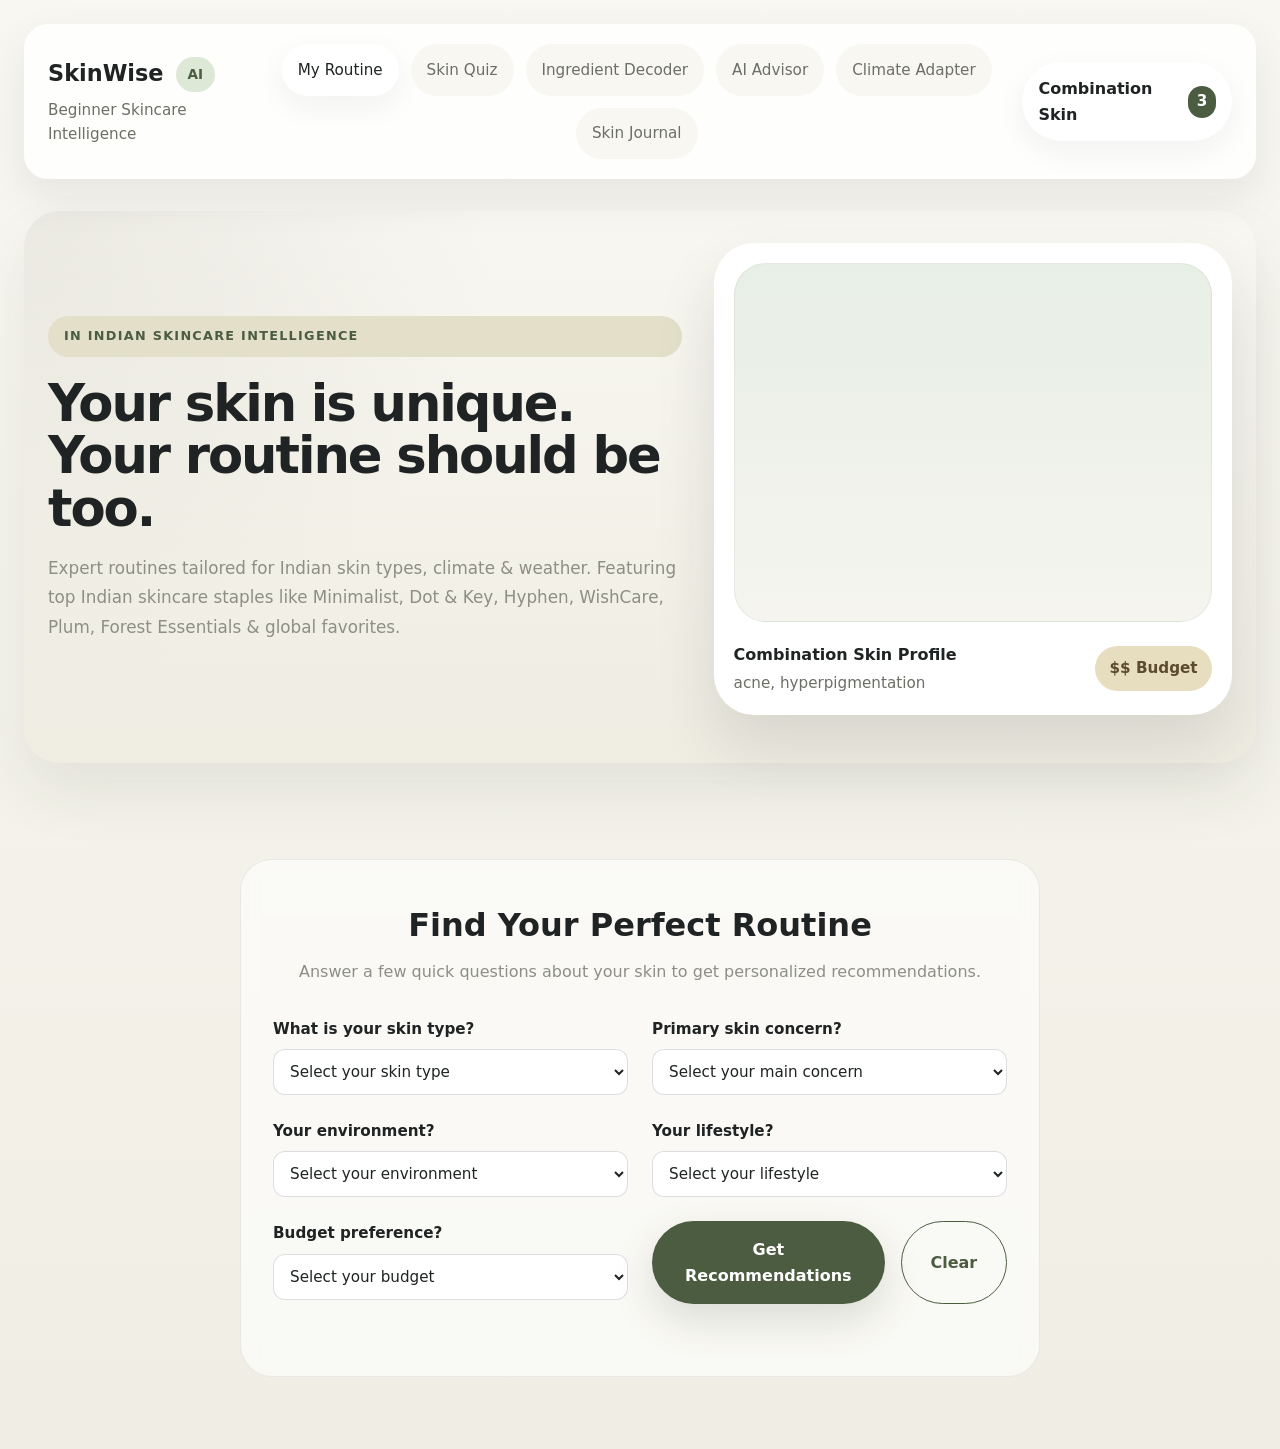
<file: index.html>
<!DOCTYPE html>
<html lang="en">
  <head>
    <link rel="manifest" href="manifest.json">
    <meta name="theme-color" content="#ffffff">
    <meta charset="UTF-8" />
    <meta name="viewport" content="width=device-width, initial-scale=1.0" />
    <title>SkinWise</title>
    <link rel="stylesheet" href="styles.css" />
  </head>
  <body>
    <div class="page-shell">
      <header class="topbar">
        <div class="brand">
          <div class="brand-head">
            <span class="brand-name">SkinWise</span>
            <span class="ai-badge">AI</span>
          </div>
          <p>Beginner Skincare Intelligence</p>
        </div>

        <nav class="site-nav" aria-label="Primary navigation">
          <a class="nav-link active" href="index.html">My Routine</a>
          <a class="nav-link" href="skin-quiz.html">Skin Quiz</a>
          <a class="nav-link" href="ingredient-decoder.html">Ingredient Decoder</a>
          <a class="nav-link" href="ai-advisor.html">AI Advisor</a>
          <a class="nav-link" href="climate-adapter.html">Climate Adapter</a>
          <a class="nav-link" href="skin-journal.html">Skin Journal</a>
        </nav>

        <div class="right-pill">
          <span>Combination Skin</span>
          <span class="pill-badge">3</span>
        </div>
      </header>

      <main class="hero">
        <div class="hero-copy">
          <span class="kicker">IN INDIAN SKINCARE INTELLIGENCE</span>
          <h1>Your skin is unique. Your routine should be too.</h1>
          <p>
            Expert routines tailored for Indian skin types, climate & weather.
            Featuring top Indian skincare staples like Minimalist, Dot & Key,
            Hyphen, WishCare, Plum, Forest Essentials & global favorites.
          </p>
        </div>

        <aside class="hero-panel" aria-hidden="true">
          <div class="panel-card">
            <div class="panel-image"></div>
            <div class="panel-details">
              <div>
                <p class="panel-label">Combination Skin Profile</p>
                <p class="panel-subtitle">acne, hyperpigmentation</p>
              </div>
              <span class="budget-pill">$$ Budget</span>
            </div>
          </div>
        </aside>
      </main>

      <section class="quiz-section">
        <div class="quiz-container">
          <h2>Find Your Perfect Routine</h2>
          <p class="quiz-intro">Answer a few quick questions about your skin to get personalized recommendations.</p>
          
          <form id="quizForm" class="quiz-form">
            <fieldset class="form-group">
              <label for="skinType">What is your skin type?</label>
              <select id="skinType" name="skinType" required>
                <option value="">Select your skin type</option>
                <option value="normal">Normal</option>
                <option value="dry">Dry</option>
                <option value="oily">Oily</option>
                <option value="combination">Combination</option>
                <option value="sensitive">Sensitive</option>
              </select>
            </fieldset>

            <fieldset class="form-group">
              <label for="concerns">Primary skin concern?</label>
              <select id="concerns" name="concerns" required>
                <option value="">Select your main concern</option>
                <option value="hydration">Hydration & Dryness</option>
                <option value="acne">Acne & Blemishes</option>
                <option value="antiAge">Anti-Aging</option>
                <option value="redness">Redness & Sensitivity</option>
                <option value="tone">Uneven Tone & Dullness</option>
              </select>
            </fieldset>

            <fieldset class="form-group">
              <label for="environment">Your environment?</label>
              <select id="environment" name="environment" required>
                <option value="">Select your environment</option>
                <option value="humid">Humid & Tropical</option>
                <option value="dryAir">Dry Air</option>
                <option value="sunny">Sunny & Hot</option>
                <option value="urban">Urban & Polluted</option>
              </select>
            </fieldset>

            <fieldset class="form-group">
              <label for="lifestyle">Your lifestyle?</label>
              <select id="lifestyle" name="lifestyle" required>
                <option value="">Select your lifestyle</option>
                <option value="active">Active & Outdoor</option>
                <option value="deskJob">Desk Job</option>
                <option value="travel">Frequent Travel</option>
              </select>
            </fieldset>

            <fieldset class="form-group">
              <label for="budget">Budget preference?</label>
              <select id="budget" name="budget" required>
                <option value="">Select your budget</option>
                <option value="economy">Budget-Friendly</option>
                <option value="mid">Mid-Range</option>
                <option value="premium">Premium</option>
              </select>
            </fieldset>

            <div class="form-actions">
              <button type="submit" class="button primary">Get Recommendations</button>
              <button type="reset" id="resetButton" class="button secondary">Clear</button>
            </div>
          </form>

          <section id="recommendations" class="recommendations hidden">
            <h3>Your Personalized Routine</h3>
            <p id="summaryText" class="summary-text"></p>
            <div id="cards" class="cards-grid"></div>
          </section>
        </div>
      </section>
    </div>

    <script src="script.js"></script>
    <script>
  if ("serviceWorker" in navigator) {
    navigator.serviceWorker.register("/SkinWise/sw.js");
  }
</script>
  </body>
</html>
</file>
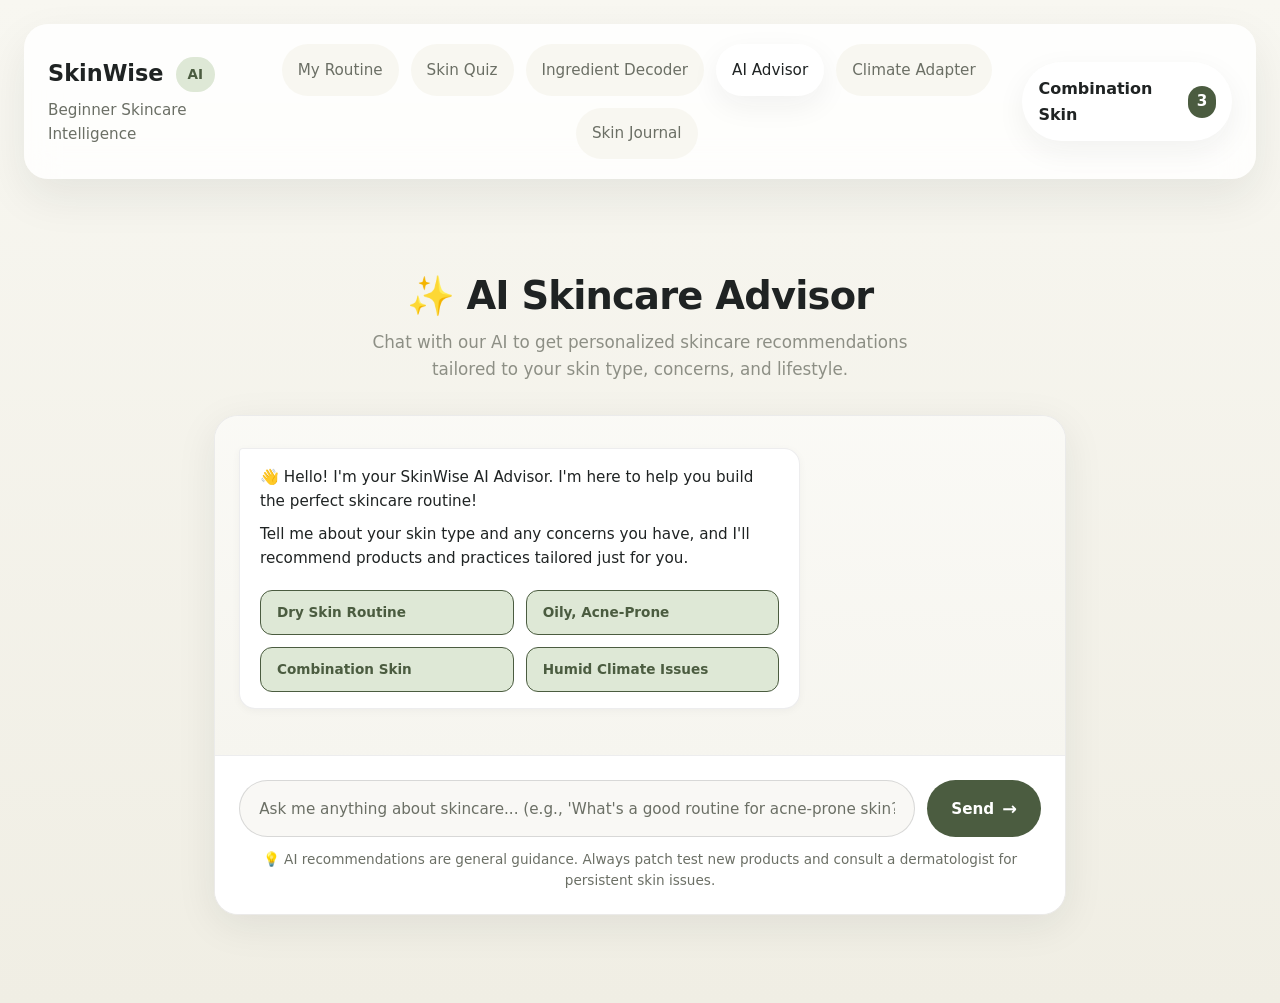
<file: ai-advisor.html>
<!DOCTYPE html>
<html lang="en">
  <head>
    <meta charset="UTF-8" />
    <meta name="viewport" content="width=device-width, initial-scale=1.0" />
    <title>AI Skincare Advisor - SkinWise</title>
    <link rel="stylesheet" href="styles.css" />
    <link rel="stylesheet" href="ai-advisor.css" />
  </head>
  <body>
    <div class="page-shell">
      <header class="topbar">
        <div class="brand">
          <div class="brand-head">
            <span class="brand-name">SkinWise</span>
            <span class="ai-badge">AI</span>
          </div>
          <p>Beginner Skincare Intelligence</p>
        </div>

        <nav class="site-nav" aria-label="Primary navigation">
          <a class="nav-link" href="index.html">My Routine</a>
          <a class="nav-link" href="skin-quiz.html">Skin Quiz</a>
          <a class="nav-link" href="ingredient-decoder.html">Ingredient Decoder</a>
          <a class="nav-link active" href="ai-advisor.html">AI Advisor</a>
          <a class="nav-link" href="climate-adapter.html">Climate Adapter</a>
          <a class="nav-link" href="skin-journal.html">Skin Journal</a>
        </nav>

        <div class="right-pill">
          <span>Combination Skin</span>
          <span class="pill-badge">3</span>
        </div>
      </header>

      <main class="advisor-main">
        <div class="advisor-container">
          <div class="advisor-header">
            <h1>✨ AI Skincare Advisor</h1>
            <p>Chat with our AI to get personalized skincare recommendations tailored to your skin type, concerns, and lifestyle.</p>
          </div>

          <div class="chat-interface">
            <div class="chat-messages" id="chatMessages">
              <div class="message bot-message">
                <div class="message-content">
                  <p>👋 Hello! I'm your SkinWise AI Advisor. I'm here to help you build the perfect skincare routine!</p>
                  <p>Tell me about your skin type and any concerns you have, and I'll recommend products and practices tailored just for you.</p>
                  <div class="quick-prompts">
                    <button class="quick-prompt-btn" data-prompt="I have dry, sensitive skin. What should my basic routine be?">Dry Skin Routine</button>
                    <button class="quick-prompt-btn" data-prompt="My skin is oily and I struggle with acne. What do you recommend?">Oily, Acne-Prone</button>
                    <button class="quick-prompt-btn" data-prompt="I have combination skin with T-zone acne. Help me!">Combination Skin</button>
                    <button class="quick-prompt-btn" data-prompt="I live in a humid climate and my skin breaks out. What should I do?">Humid Climate Issues</button>
                  </div>
                </div>
              </div>
            </div>

            <div class="chat-input-area">
              <form id="chatForm" class="chat-form">
                <input
                  type="text"
                  id="userInput"
                  placeholder="Ask me anything about skincare... (e.g., 'What's a good routine for acne-prone skin?')"
                  autocomplete="off"
                />
                <button type="submit" class="send-btn">
                  <span>Send</span>
                  <span class="send-icon">→</span>
                </button>
              </form>
              <p class="disclaimer">💡 AI recommendations are general guidance. Always patch test new products and consult a dermatologist for persistent skin issues.</p>
            </div>
          </div>
        </div>
      </main>
    </div>

    <script src="ai-advisor.js"></script>
  </body>
</html>
</file>
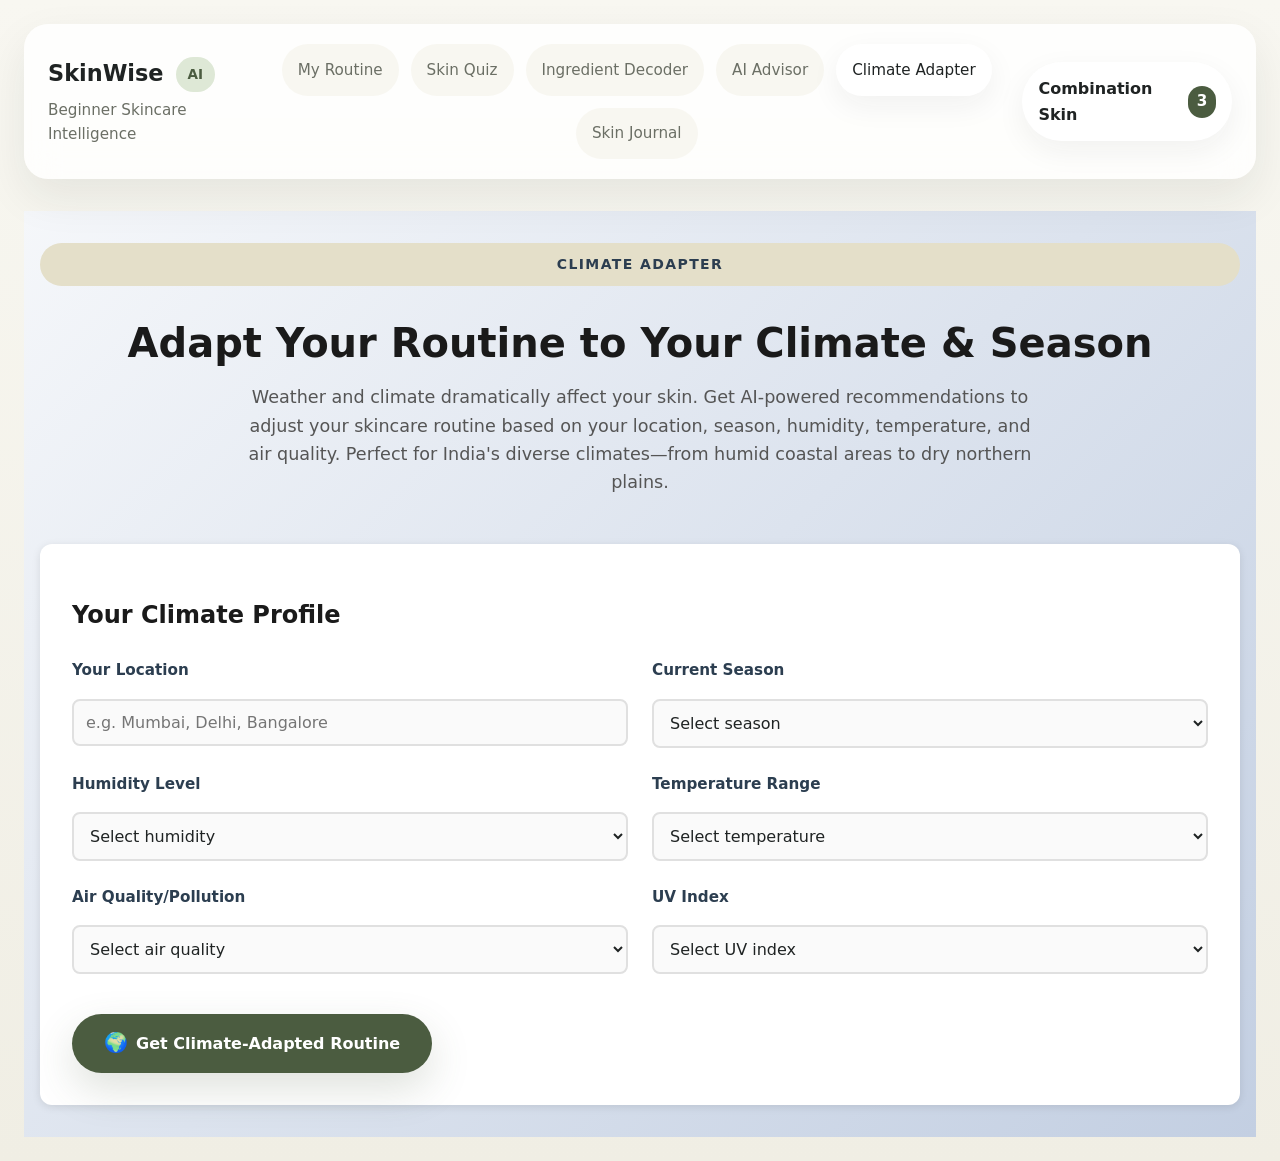
<file: climate-adapter.html>
<!DOCTYPE html>
<html lang="en">
  <head>
    <meta charset="UTF-8" />
    <meta name="viewport" content="width=device-width, initial-scale=1.0" />
    <title>Climate Adapter - SkinWise</title>
    <link rel="stylesheet" href="styles.css" />
    <link rel="stylesheet" href="climate-adapter.css" />
  </head>
  <body>
    <div class="page-shell">
      <header class="topbar">
        <div class="brand">
          <div class="brand-head">
            <span class="brand-name">SkinWise</span>
            <span class="ai-badge">AI</span>
          </div>
          <p>Beginner Skincare Intelligence</p>
        </div>

        <nav class="site-nav" aria-label="Primary navigation">
          <a class="nav-link" href="index.html">My Routine</a>
          <a class="nav-link" href="skin-quiz.html">Skin Quiz</a>
          <a class="nav-link" href="ingredient-decoder.html">Ingredient Decoder</a>
          <a class="nav-link" href="ai-advisor.html">AI Advisor</a>
          <a class="nav-link active" href="climate-adapter.html">Climate Adapter</a>
          <a class="nav-link" href="skin-journal.html">Skin Journal</a>
        </nav>

        <div class="right-pill">
          <span>Combination Skin</span>
          <span class="pill-badge">3</span>
        </div>
      </header>

      <main class="adapter-main">
        <section class="adapter-hero">
          <div class="adapter-header">
            <span class="kicker">Climate Adapter</span>
            <h1>Adapt Your Routine to Your Climate & Season</h1>
            <p>
              Weather and climate dramatically affect your skin. Get AI-powered recommendations to adjust your skincare routine based on your location, season, humidity, temperature, and air quality. Perfect for India's diverse climates—from humid coastal areas to dry northern plains.
            </p>
          </div>

          <div class="adapter-container">
            <!-- Climate Input Form -->
            <section class="climate-input-section">
              <h2>Your Climate Profile</h2>
              <form id="climateForm" class="climate-form">
                <div class="form-row">
                  <div class="form-group">
                    <label for="location">Your Location</label>
                    <input
                      type="text"
                      id="location"
                      name="location"
                      placeholder="e.g. Mumbai, Delhi, Bangalore"
                      required
                    />
                  </div>

                  <div class="form-group">
                    <label for="season">Current Season</label>
                    <select id="season" name="season" required>
                      <option value="">Select season</option>
                      <option value="summer">Summer (Hot & Humid)</option>
                      <option value="monsoon">Monsoon (Wet & Humid)</option>
                      <option value="winter">Winter (Cold & Dry)</option>
                      <option value="spring">Spring (Mild & Variable)</option>
                    </select>
                  </div>
                </div>

                <div class="form-row">
                  <div class="form-group">
                    <label for="humidity">Humidity Level</label>
                    <select id="humidity" name="humidity" required>
                      <option value="">Select humidity</option>
                      <option value="very-low">Very Low (0-30%)</option>
                      <option value="low">Low (30-50%)</option>
                      <option value="moderate">Moderate (50-70%)</option>
                      <option value="high">High (70-90%)</option>
                      <option value="very-high">Very High (90%+)</option>
                    </select>
                  </div>

                  <div class="form-group">
                    <label for="temperature">Temperature Range</label>
                    <select id="temperature" name="temperature" required>
                      <option value="">Select temperature</option>
                      <option value="very-cold">Very Cold (Below 0°C)</option>
                      <option value="cold">Cold (0-10°C)</option>
                      <option value="moderate">Moderate (10-25°C)</option>
                      <option value="warm">Warm (25-35°C)</option>
                      <option value="hot">Hot (Above 35°C)</option>
                    </select>
                  </div>
                </div>

                <div class="form-row">
                  <div class="form-group">
                    <label for="pollution">Air Quality/Pollution</label>
                    <select id="pollution" name="pollution" required>
                      <option value="">Select air quality</option>
                      <option value="excellent">Excellent (AQI 0-50)</option>
                      <option value="good">Good (AQI 51-100)</option>
                      <option value="moderate">Moderate (AQI 101-200)</option>
                      <option value="poor">Poor (AQI 201-300)</option>
                      <option value="very-poor">Very Poor (AQI 300+)</option>
                    </select>
                  </div>

                  <div class="form-group">
                    <label for="uvIndex">UV Index</label>
                    <select id="uvIndex" name="uvIndex" required>
                      <option value="">Select UV index</option>
                      <option value="low">Low (0-2)</option>
                      <option value="moderate">Moderate (3-5)</option>
                      <option value="high">High (6-7)</option>
                      <option value="very-high">Very High (8-10)</option>
                      <option value="extreme">Extreme (11+)</option>
                    </select>
                  </div>
                </div>

                <button type="submit" class="button primary adapt-btn">
                  <span class="btn-icon">🌍</span>
                  Get Climate-Adapted Routine
                </button>
              </form>
            </section>

            <!-- Recommendations Section -->
            <section id="recommendations" class="recommendations-section hidden">
              <h2>Your Personalized Climate Routine</h2>
              
              <div class="climate-summary">
                <div class="climate-badge">
                  <div class="badge-icon">🌍</div>
                  <div class="badge-text">
                    <div class="badge-location" id="summaryLocation"></div>
                    <div class="badge-details" id="summaryDetails"></div>
                  </div>
                </div>
              </div>

              <div class="recommendations-grid">
                <div class="recommendation-card cleanser">
                  <div class="card-icon">🧼</div>
                  <h3>Cleanser</h3>
                  <div class="recommendation-content" id="cleanserRec"></div>
                </div>

                <div class="recommendation-card toner">
                  <div class="card-icon">💧</div>
                  <h3>Toner</h3>
                  <div class="recommendation-content" id="tonerRec"></div>
                </div>

                <div class="recommendation-card serum">
                  <div class="card-icon">✨</div>
                  <h3>Serum</h3>
                  <div class="recommendation-content" id="serumRec"></div>
                </div>

                <div class="recommendation-card moisturizer">
                  <div class="card-icon">🌱</div>
                  <h3>Moisturizer</h3>
                  <div class="recommendation-content" id="moisturizerRec"></div>
                </div>

                <div class="recommendation-card sunscreen">
                  <div class="card-icon">☀️</div>
                  <h3>Sunscreen</h3>
                  <div class="recommendation-content" id="sunscreenRec"></div>
                </div>

                <div class="recommendation-card treatments">
                  <div class="card-icon">⚗️</div>
                  <h3>Special Treatments</h3>
                  <div class="recommendation-content" id="treatmentsRec"></div>
                </div>
              </div>

              <div class="climate-tips">
                <h3>Climate-Specific Tips</h3>
                <ul id="tipslist" class="tips-list"></ul>
              </div>

              <button type="button" id="resetAdapterBtn" class="button secondary">Adjust Climate Profile</button>
            </section>
          </div>
        </section>
      </main>
    </div>

    <script src="climate-adapter.js"></script>
  </body>
</html>
</file>
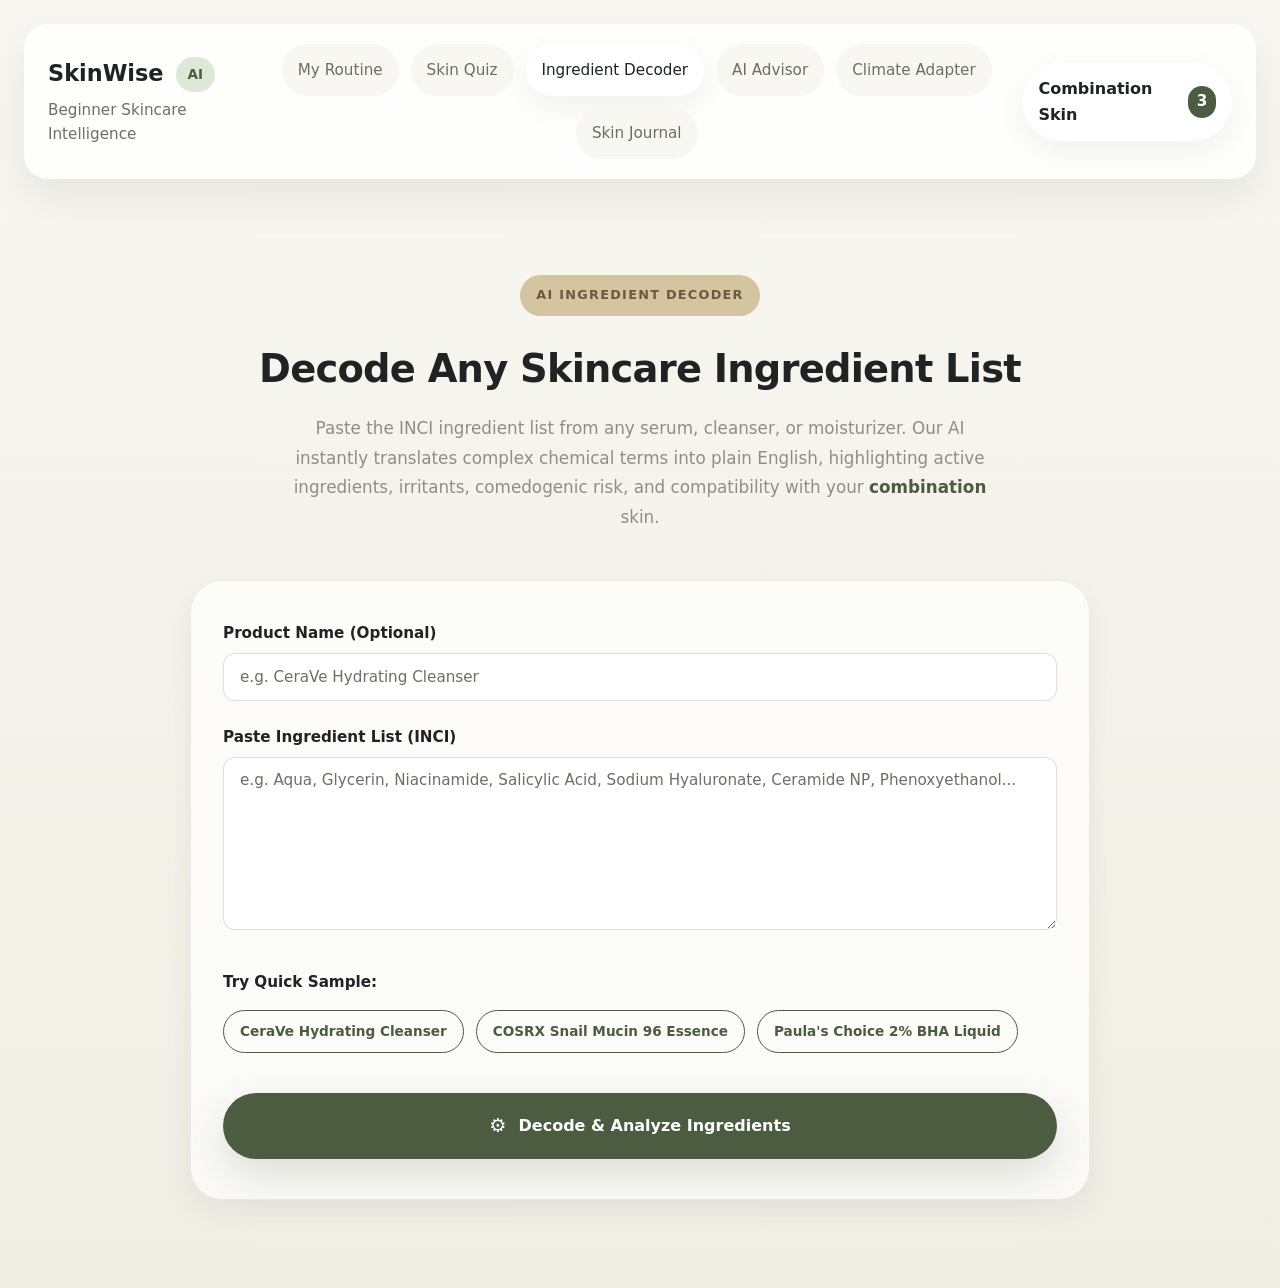
<file: ingredient-decoder.html>
<!DOCTYPE html>
<html lang="en">
  <head>
    <meta charset="UTF-8" />
    <meta name="viewport" content="width=device-width, initial-scale=1.0" />
    <title>AI Ingredient Decoder - SkinWise</title>
    <link rel="stylesheet" href="styles.css" />
    <link rel="stylesheet" href="ingredient-decoder.css" />
  </head>
  <body>
    <div class="page-shell">
      <header class="topbar">
        <div class="brand">
          <div class="brand-head">
            <span class="brand-name">SkinWise</span>
            <span class="ai-badge">AI</span>
          </div>
          <p>Beginner Skincare Intelligence</p>
        </div>

        <nav class="site-nav" aria-label="Primary navigation">
          <a class="nav-link" href="index.html">My Routine</a>
          <a class="nav-link" href="skin-quiz.html">Skin Quiz</a>
          <a class="nav-link active" href="ingredient-decoder.html">Ingredient Decoder</a>
          <a class="nav-link" href="ai-advisor.html">AI Advisor</a>
          <a class="nav-link" href="climate-adapter.html">Climate Adapter</a>
          <a class="nav-link" href="skin-journal.html">Skin Journal</a>
        </nav>

        <div class="right-pill">
          <span>Combination Skin</span>
          <span class="pill-badge">3</span>
        </div>
      </header>

      <main class="decoder-main">
        <section class="decoder-hero">
          <div class="decoder-header">
            <span class="kicker">AI Ingredient Decoder</span>
            <h1>Decode Any Skincare Ingredient List</h1>
            <p>
              Paste the INCI ingredient list from any serum, cleanser, or moisturizer. Our AI instantly translates complex chemical terms into plain English, highlighting active ingredients, irritants, comedogenic risk, and compatibility with your <strong>combination</strong> skin.
            </p>
          </div>

          <div class="decoder-container">
            <form id="decoderForm" class="decoder-form">
              <fieldset class="form-group full-width">
                <label for="productName">Product Name (Optional)</label>
                <input
                  type="text"
                  id="productName"
                  name="productName"
                  placeholder="e.g. CeraVe Hydrating Cleanser"
                />
              </fieldset>

              <fieldset class="form-group full-width">
                <label for="ingredientList">Paste Ingredient List (INCI)</label>
                <textarea
                  id="ingredientList"
                  name="ingredientList"
                  placeholder="e.g. Aqua, Glycerin, Niacinamide, Salicylic Acid, Sodium Hyaluronate, Ceramide NP, Phenoxyethanol..."
                  rows="8"
                ></textarea>
              </fieldset>

              <div class="quick-samples">
                <span class="samples-label">Try Quick Sample:</span>
                <div class="sample-buttons">
                  <button type="button" class="sample-btn" data-product="CeraVe Hydrating Cleanser" data-ingredients="Water, Cetyl Alcohol, Dimethicone, Niacinamide, Panthenol, Ceramide NP, Ceramide AP, Ceramide EOP, Phytosphingosine, Cholesterol, Hyaluronic Acid, Allantoin, Phenoxyethanol">
                    CeraVe Hydrating Cleanser
                  </button>
                  <button type="button" class="sample-btn" data-product="COSRX Snail Mucin 96 Essence" data-ingredients="Snail Secretion Filtrate, Betaine, Glycerin, Phenoxyethanol, Methylparaben, Propylparaben, Sodium Chloride, Disodium EDTA">
                    COSRX Snail Mucin 96 Essence
                  </button>
                  <button type="button" class="sample-btn" data-product="Paula's Choice 2% BHA Liquid" data-ingredients="Salicylic Acid, Water, Butylene Glycol, Panthenol, Allantoin, Aloe Barbadensis Leaf Juice, Sodium Hydroxide, Phenoxyethanol, Fragrance">
                    Paula's Choice 2% BHA Liquid
                  </button>
                </div>
              </div>

              <button type="submit" class="button primary decode-btn">
                <span class="btn-icon">⚙️</span>
                Decode & Analyze Ingredients
              </button>
            </form>

            <section id="results" class="decoder-results hidden">
              <h2>Ingredient Analysis</h2>
              
              <div class="result-card product-info">
                <h3 id="resultProductName"></h3>
              </div>

              <div class="results-grid">
                <div class="result-card active-ingredients">
                  <h3>Active Ingredients</h3>
                  <ul id="activeList"></ul>
                </div>

                <div class="result-card benefits">
                  <h3>Key Benefits</h3>
                  <ul id="benefitsList"></ul>
                </div>

                <div class="result-card irritants">
                  <h3>⚠️ Potential Irritants</h3>
                  <ul id="irritantsList"></ul>
                </div>

                <div class="result-card compatibility">
                  <h3>Compatibility with Your Skin</h3>
                  <div id="compatibilityScore"></div>
                </div>
              </div>

              <div class="full-width-result">
                <h3>Full Ingredient Breakdown</h3>
                <div id="fullBreakdown" class="ingredient-breakdown"></div>
              </div>

              <button type="button" id="resetBtn" class="button secondary">Analyze Another Product</button>
            </section>
          </div>
        </section>
      </main>
    </div>

    <script src="ingredient-decoder.js"></script>
  </body>
</html>
</file>
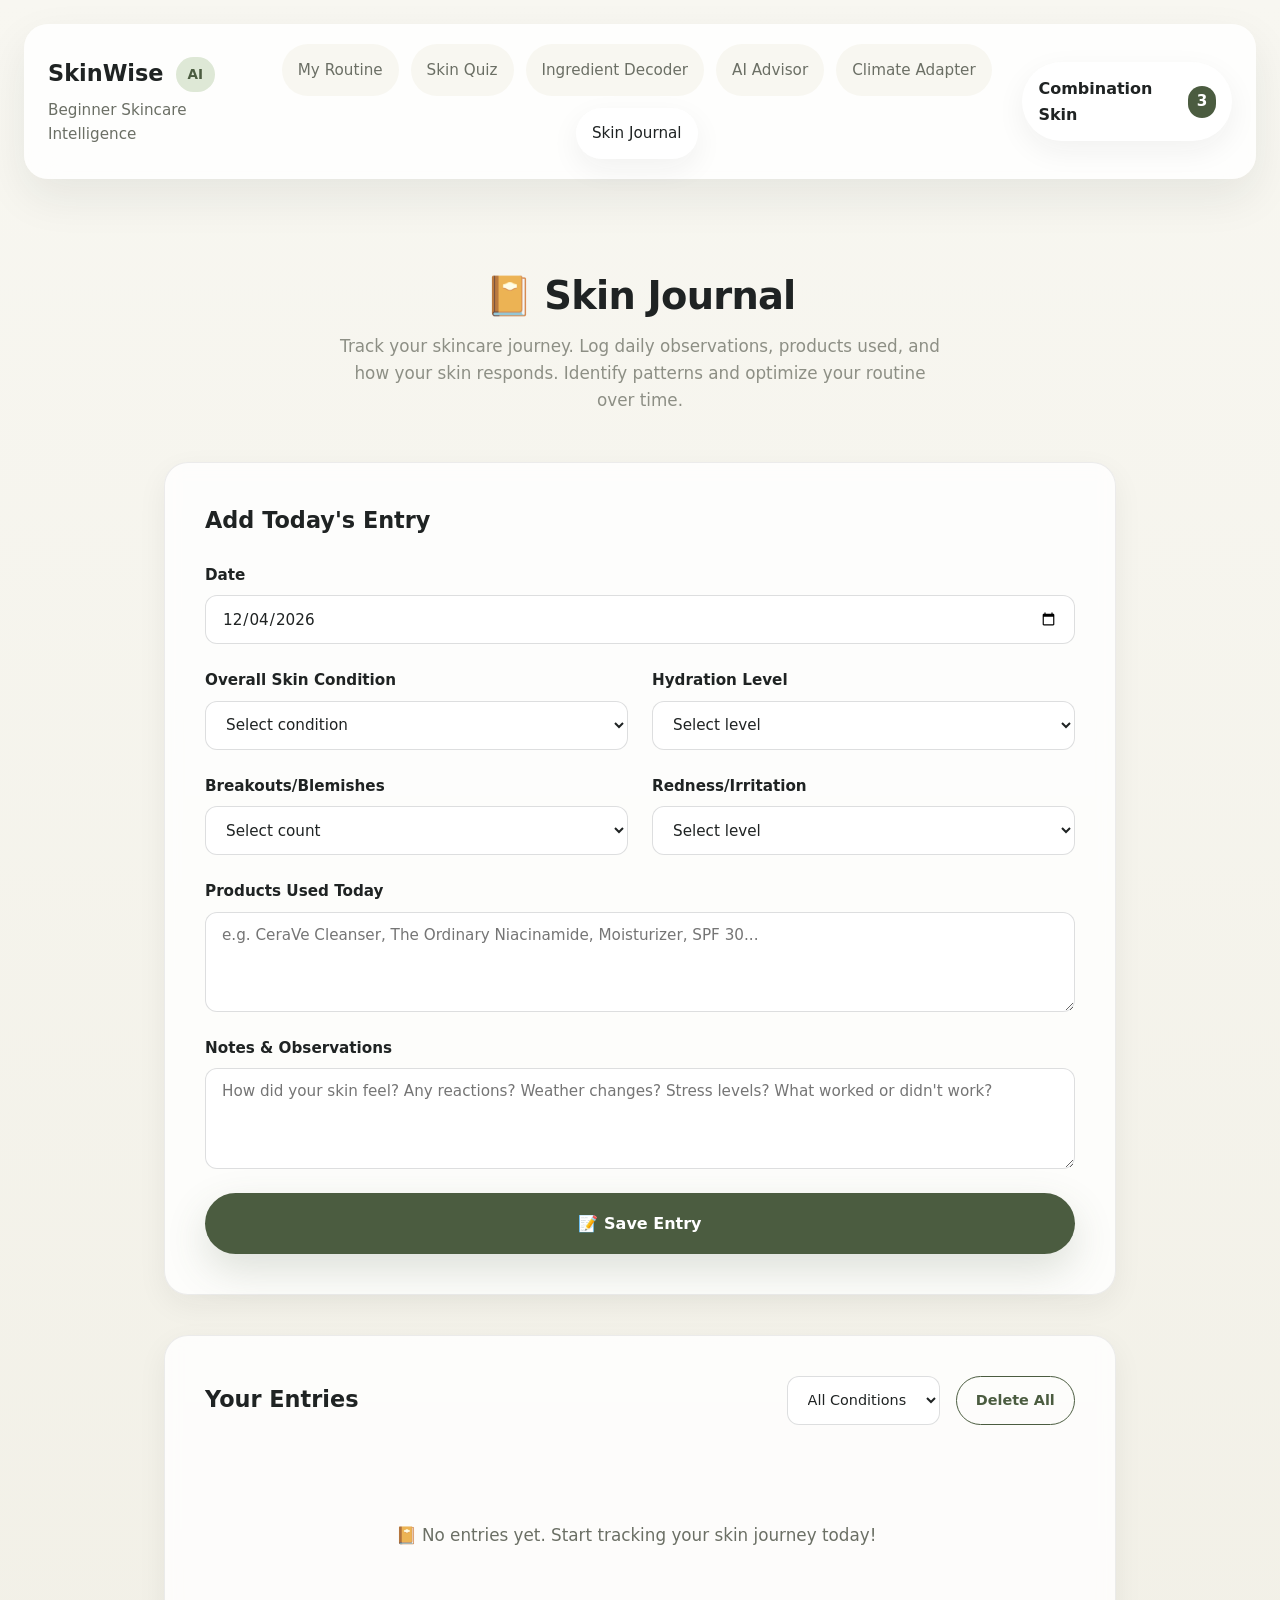
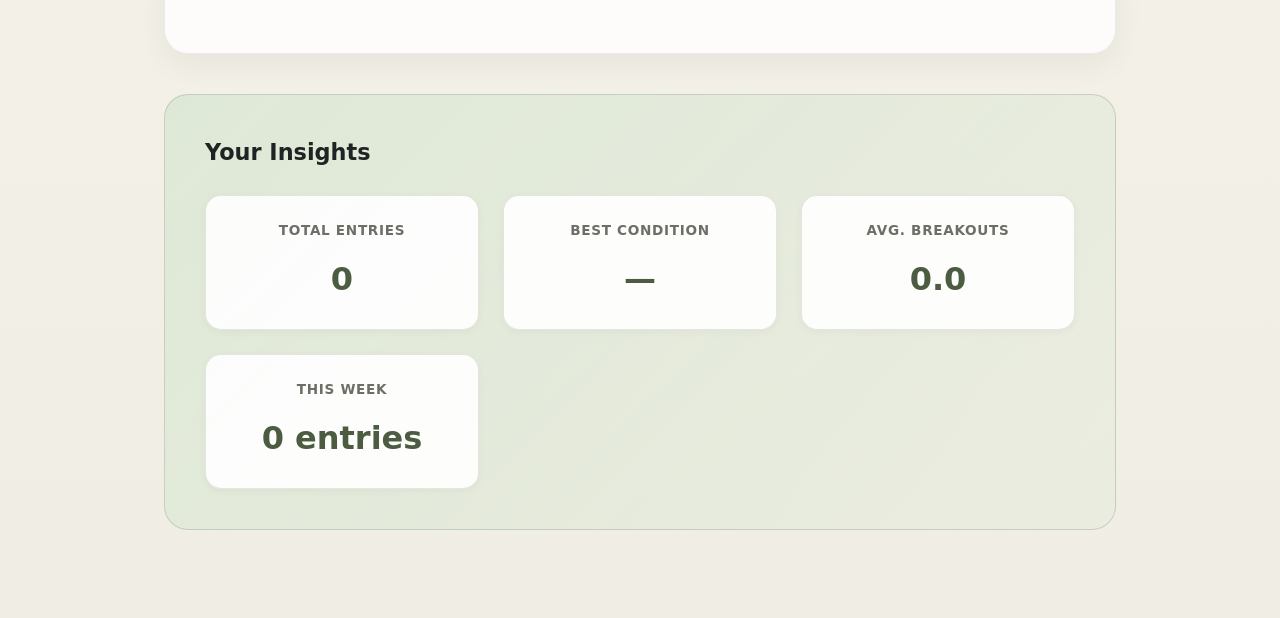
<file: skin-journal.html>
<!DOCTYPE html>
<html lang="en">
  <head>
    <meta charset="UTF-8" />
    <meta name="viewport" content="width=device-width, initial-scale=1.0" />
    <title>Skin Journal - SkinWise</title>
    <link rel="stylesheet" href="styles.css" />
    <link rel="stylesheet" href="skin-journal.css" />
  </head>
  <body>
    <div class="page-shell">
      <header class="topbar">
        <div class="brand">
          <div class="brand-head">
            <span class="brand-name">SkinWise</span>
            <span class="ai-badge">AI</span>
          </div>
          <p>Beginner Skincare Intelligence</p>
        </div>

        <nav class="site-nav" aria-label="Primary navigation">
          <a class="nav-link" href="index.html">My Routine</a>
          <a class="nav-link" href="skin-quiz.html">Skin Quiz</a>
          <a class="nav-link" href="ingredient-decoder.html">Ingredient Decoder</a>
          <a class="nav-link" href="ai-advisor.html">AI Advisor</a>
          <a class="nav-link" href="climate-adapter.html">Climate Adapter</a>
          <a class="nav-link active" href="skin-journal.html">Skin Journal</a>
        </nav>

        <div class="right-pill">
          <span>Combination Skin</span>
          <span class="pill-badge">3</span>
        </div>
      </header>

      <main class="journal-main">
        <div class="journal-container">
          <div class="journal-header">
            <h1>📔 Skin Journal</h1>
            <p>Track your skincare journey. Log daily observations, products used, and how your skin responds. Identify patterns and optimize your routine over time.</p>
          </div>

          <div class="journal-content">
            <!-- New Entry Form -->
            <section class="new-entry-section">
              <h2>Add Today's Entry</h2>
              <form id="journalForm" class="journal-form">
                <div class="form-group">
                  <label for="entryDate">Date</label>
                  <input type="date" id="entryDate" name="entryDate" required />
                </div>

                <div class="form-row">
                  <div class="form-group">
                    <label for="skinCondition">Overall Skin Condition</label>
                    <select id="skinCondition" name="skinCondition" required>
                      <option value="">Select condition</option>
                      <option value="excellent">Excellent 🌟</option>
                      <option value="great">Great ✨</option>
                      <option value="good">Good 👍</option>
                      <option value="okay">Okay 😐</option>
                      <option value="poor">Poor 😞</option>
                    </select>
                  </div>

                  <div class="form-group">
                    <label for="hydration">Hydration Level</label>
                    <select id="hydration" name="hydration" required>
                      <option value="">Select level</option>
                      <option value="very-dry">Very Dry</option>
                      <option value="dry">Dry</option>
                      <option value="normal">Normal</option>
                      <option value="oily">Oily</option>
                      <option value="very-oily">Very Oily</option>
                    </select>
                  </div>
                </div>

                <div class="form-row">
                  <div class="form-group">
                    <label for="breakouts">Breakouts/Blemishes</label>
                    <select id="breakouts" name="breakouts" required>
                      <option value="">Select count</option>
                      <option value="none">None</option>
                      <option value="1-2">1-2</option>
                      <option value="3-5">3-5</option>
                      <option value="5+">5+</option>
                    </select>
                  </div>

                  <div class="form-group">
                    <label for="irritation">Redness/Irritation</label>
                    <select id="irritation" name="irritation" required>
                      <option value="">Select level</option>
                      <option value="none">None</option>
                      <option value="mild">Mild</option>
                      <option value="moderate">Moderate</option>
                      <option value="severe">Severe</option>
                    </select>
                  </div>
                </div>

                <div class="form-group">
                  <label for="productsUsed">Products Used Today</label>
                  <textarea
                    id="productsUsed"
                    name="productsUsed"
                    placeholder="e.g. CeraVe Cleanser, The Ordinary Niacinamide, Moisturizer, SPF 30..."
                    rows="3"
                  ></textarea>
                </div>

                <div class="form-group">
                  <label for="notes">Notes & Observations</label>
                  <textarea
                    id="notes"
                    name="notes"
                    placeholder="How did your skin feel? Any reactions? Weather changes? Stress levels? What worked or didn't work?"
                    rows="4"
                  ></textarea>
                </div>

                <button type="submit" class="button primary save-entry-btn">📝 Save Entry</button>
              </form>
            </section>

            <!-- Entries History -->
            <section class="entries-section">
              <div class="entries-header">
                <h2>Your Entries</h2>
                <div class="entries-controls">
                  <select id="filterCondition" class="filter-select">
                    <option value="">All Conditions</option>
                    <option value="excellent">Excellent</option>
                    <option value="great">Great</option>
                    <option value="good">Good</option>
                    <option value="okay">Okay</option>
                    <option value="poor">Poor</option>
                  </select>
                  <button id="clearAllBtn" class="button secondary small-btn">Delete All</button>
                </div>
              </div>

              <div id="entriesList" class="entries-list">
                <div class="no-entries">
                  <p>📔 No entries yet. Start tracking your skin journey today!</p>
                </div>
              </div>
            </section>

            <!-- Insights -->
            <section class="insights-section">
              <h2>Your Insights</h2>
              <div id="insights" class="insights-grid">
                <div class="insight-card">
                  <div class="insight-label">Total Entries</div>
                  <div class="insight-value" id="totalEntries">0</div>
                </div>
                <div class="insight-card">
                  <div class="insight-label">Best Condition</div>
                  <div class="insight-value" id="bestCondition">—</div>
                </div>
                <div class="insight-card">
                  <div class="insight-label">Avg. Breakouts</div>
                  <div class="insight-value" id="avgBreakouts">0</div>
                </div>
                <div class="insight-card">
                  <div class="insight-label">This Week</div>
                  <div class="insight-value" id="weekEntries">0 entries</div>
                </div>
              </div>
            </section>
          </div>
        </div>
      </main>
    </div>

    <script src="skin-journal.js"></script>
  </body>
</html>
</file>
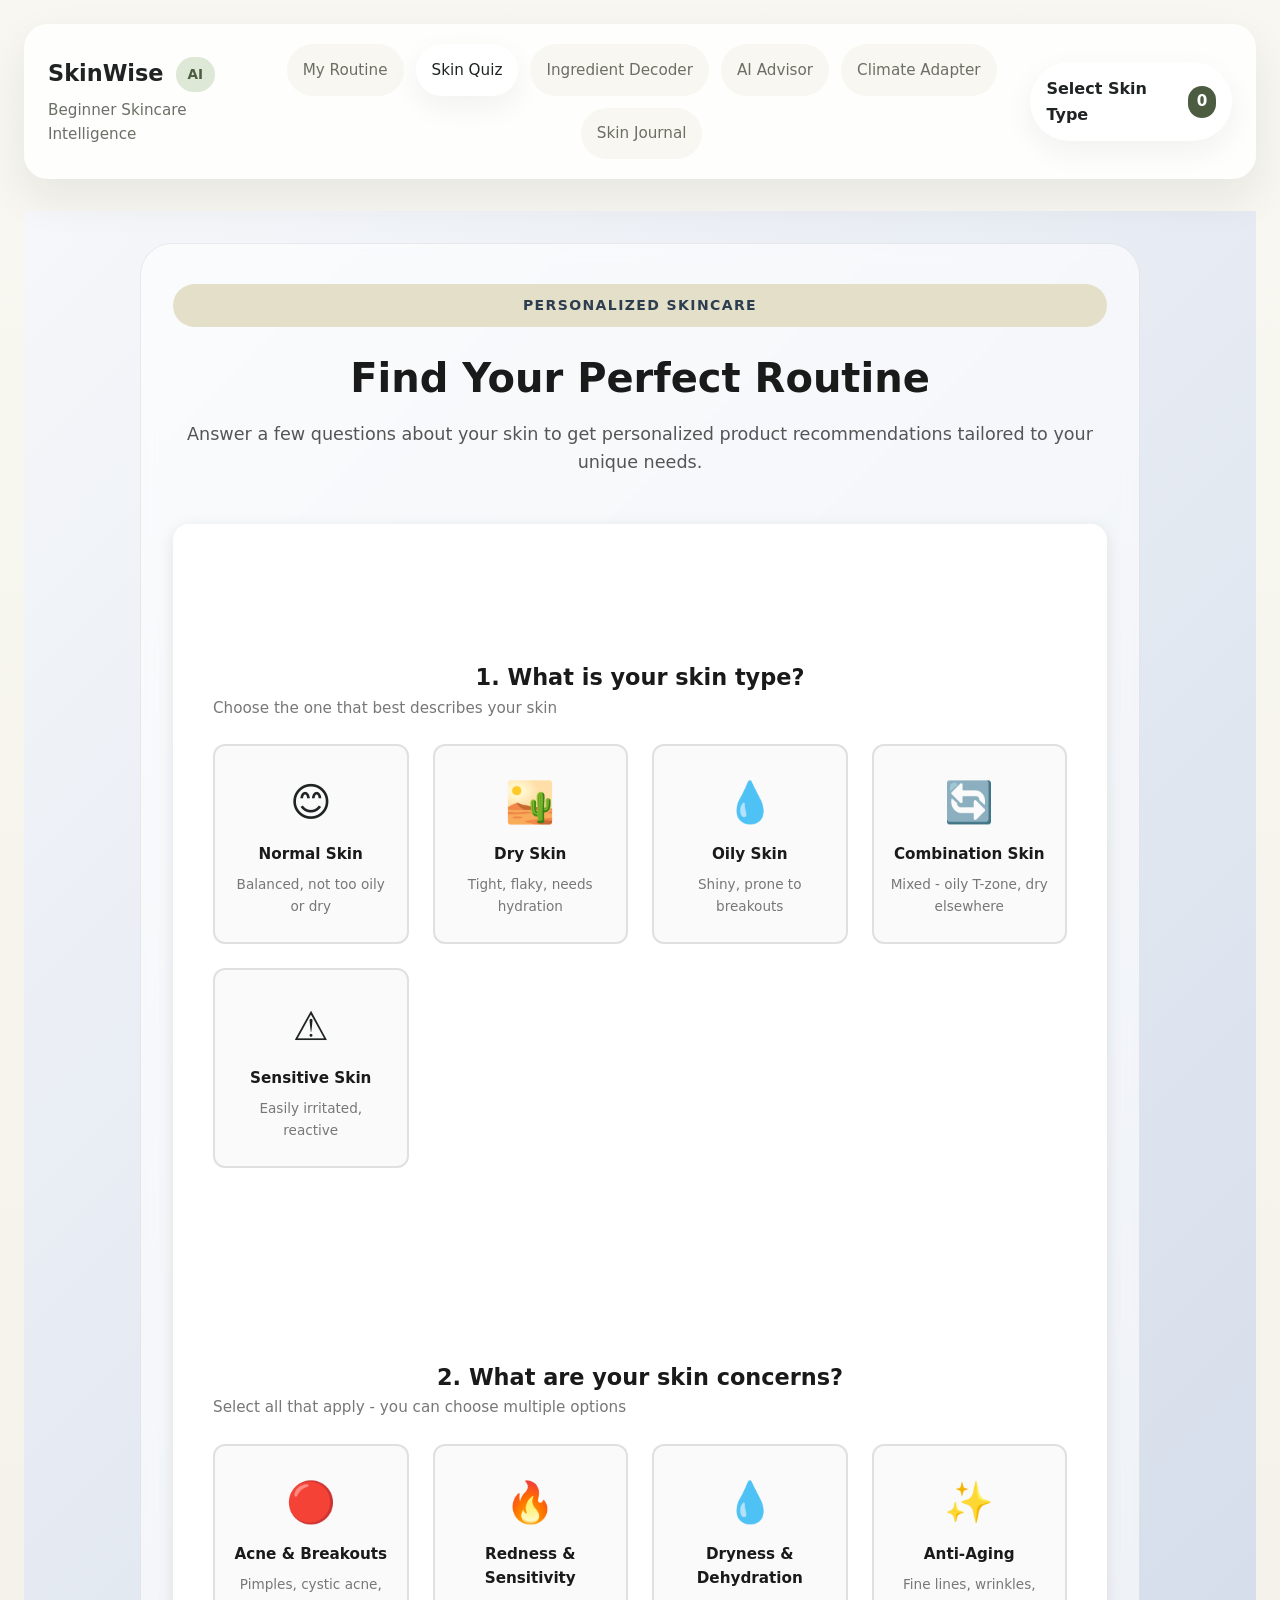
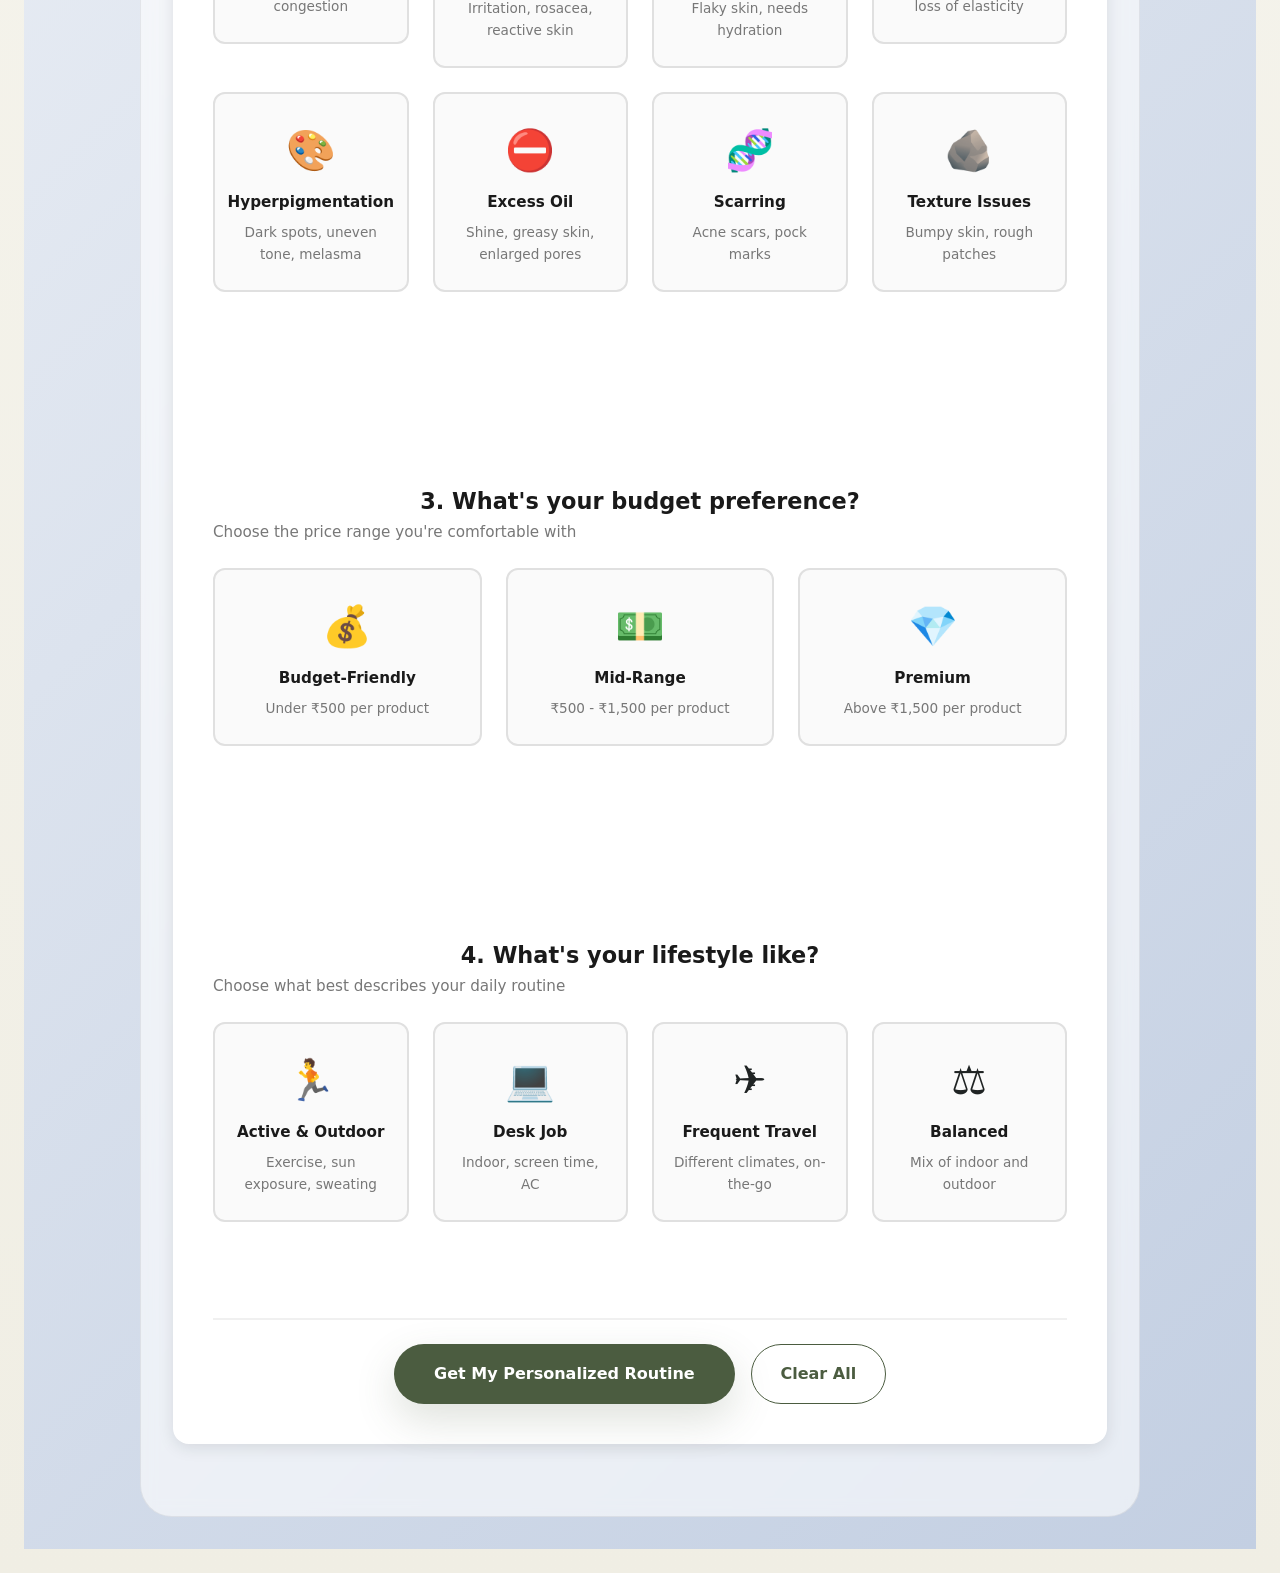
<file: skin-quiz.html>
<!DOCTYPE html>
<html lang="en">
  <head>
    <meta charset="UTF-8" />
    <meta name="viewport" content="width=device-width, initial-scale=1.0" />
    <title>Skin Quiz - SkinWise</title>
    <link rel="stylesheet" href="styles.css" />
    <link rel="stylesheet" href="skin-quiz.css" />
  </head>
  <body>
    <div class="page-shell">
      <header class="topbar">
        <div class="brand">
          <div class="brand-head">
            <span class="brand-name">SkinWise</span>
            <span class="ai-badge">AI</span>
          </div>
          <p>Beginner Skincare Intelligence</p>
        </div>

        <nav class="site-nav" aria-label="Primary navigation">
          <a class="nav-link" href="index.html">My Routine</a>
          <a class="nav-link active" href="skin-quiz.html">Skin Quiz</a>
          <a class="nav-link" href="ingredient-decoder.html">Ingredient Decoder</a>
          <a class="nav-link" href="ai-advisor.html">AI Advisor</a>
          <a class="nav-link" href="climate-adapter.html">Climate Adapter</a>
          <a class="nav-link" href="skin-journal.html">Skin Journal</a>
        </nav>

        <div class="right-pill">
          <span id="skinTypeDisplay">Select Skin Type</span>
          <span class="pill-badge" id="concernCount">0</span>
        </div>
      </header>

      <main class="quiz-main">
        <!-- Quiz Form -->
        <div id="quizSection" class="quiz-container">
          <div class="quiz-header">
            <span class="kicker">Personalized Skincare</span>
            <h1>Find Your Perfect Routine</h1>
            <p>Answer a few questions about your skin to get personalized product recommendations tailored to your unique needs.</p>
          </div>

          <form id="quizForm" class="quiz-form">
            <!-- Skin Type Selection -->
            <div class="quiz-section">
              <div class="section-header">
                <h2>1. What is your skin type?</h2>
                <p class="section-help">Choose the one that best describes your skin</p>
              </div>
              <div class="options-grid single-select">
                <label class="option-card">
                  <input type="radio" name="skinType" value="normal" required />
                  <div class="option-content">
                    <span class="option-emoji">😊</span>
                    <span class="option-label">Normal Skin</span>
                    <span class="option-desc">Balanced, not too oily or dry</span>
                  </div>
                </label>
                <label class="option-card">
                  <input type="radio" name="skinType" value="dry" />
                  <div class="option-content">
                    <span class="option-emoji">🏜️</span>
                    <span class="option-label">Dry Skin</span>
                    <span class="option-desc">Tight, flaky, needs hydration</span>
                  </div>
                </label>
                <label class="option-card">
                  <input type="radio" name="skinType" value="oily" />
                  <div class="option-content">
                    <span class="option-emoji">💧</span>
                    <span class="option-label">Oily Skin</span>
                    <span class="option-desc">Shiny, prone to breakouts</span>
                  </div>
                </label>
                <label class="option-card">
                  <input type="radio" name="skinType" value="combination" />
                  <div class="option-content">
                    <span class="option-emoji">🔄</span>
                    <span class="option-label">Combination Skin</span>
                    <span class="option-desc">Mixed - oily T-zone, dry elsewhere</span>
                  </div>
                </label>
                <label class="option-card">
                  <input type="radio" name="skinType" value="sensitive" />
                  <div class="option-content">
                    <span class="option-emoji">⚠️</span>
                    <span class="option-label">Sensitive Skin</span>
                    <span class="option-desc">Easily irritated, reactive</span>
                  </div>
                </label>
              </div>
            </div>

            <!-- Skin Concerns - Multi-Select -->
            <div class="quiz-section">
              <div class="section-header">
                <h2>2. What are your skin concerns?</h2>
                <p class="section-help">Select all that apply - you can choose multiple options</p>
              </div>
              <div class="options-grid multi-select">
                <label class="option-card">
                  <input type="checkbox" name="concerns" value="acne" />
                  <div class="option-content">
                    <span class="option-emoji">🔴</span>
                    <span class="option-label">Acne & Breakouts</span>
                    <span class="option-desc">Pimples, cystic acne, congestion</span>
                  </div>
                </label>
                <label class="option-card">
                  <input type="checkbox" name="concerns" value="sensitivity" />
                  <div class="option-content">
                    <span class="option-emoji">🔥</span>
                    <span class="option-label">Redness & Sensitivity</span>
                    <span class="option-desc">Irritation, rosacea, reactive skin</span>
                  </div>
                </label>
                <label class="option-card">
                  <input type="checkbox" name="concerns" value="dryness" />
                  <div class="option-content">
                    <span class="option-emoji">💧</span>
                    <span class="option-label">Dryness & Dehydration</span>
                    <span class="option-desc">Flaky skin, needs hydration</span>
                  </div>
                </label>
                <label class="option-card">
                  <input type="checkbox" name="concerns" value="aging" />
                  <div class="option-content">
                    <span class="option-emoji">✨</span>
                    <span class="option-label">Anti-Aging</span>
                    <span class="option-desc">Fine lines, wrinkles, loss of elasticity</span>
                  </div>
                </label>
                <label class="option-card">
                  <input type="checkbox" name="concerns" value="hyperpigmentation" />
                  <div class="option-content">
                    <span class="option-emoji">🎨</span>
                    <span class="option-label">Hyperpigmentation</span>
                    <span class="option-desc">Dark spots, uneven tone, melasma</span>
                  </div>
                </label>
                <label class="option-card">
                  <input type="checkbox" name="concerns" value="oiliness" />
                  <div class="option-content">
                    <span class="option-emoji">⛔</span>
                    <span class="option-label">Excess Oil</span>
                    <span class="option-desc">Shine, greasy skin, enlarged pores</span>
                  </div>
                </label>
                <label class="option-card">
                  <input type="checkbox" name="concerns" value="scarring" />
                  <div class="option-content">
                    <span class="option-emoji">🧬</span>
                    <span class="option-label">Scarring</span>
                    <span class="option-desc">Acne scars, pock marks</span>
                  </div>
                </label>
                <label class="option-card">
                  <input type="checkbox" name="concerns" value="texture" />
                  <div class="option-content">
                    <span class="option-emoji">🪨</span>
                    <span class="option-label">Texture Issues</span>
                    <span class="option-desc">Bumpy skin, rough patches</span>
                  </div>
                </label>
              </div>
            </div>

            <!-- Budget Preference -->
            <div class="quiz-section">
              <div class="section-header">
                <h2>3. What's your budget preference?</h2>
                <p class="section-help">Choose the price range you're comfortable with</p>
              </div>
              <div class="options-grid single-select">
                <label class="option-card">
                  <input type="radio" name="budget" value="budget-friendly" required />
                  <div class="option-content">
                    <span class="option-emoji">💰</span>
                    <span class="option-label">Budget-Friendly</span>
                    <span class="option-desc">Under ₹500 per product</span>
                  </div>
                </label>
                <label class="option-card">
                  <input type="radio" name="budget" value="mid-range" />
                  <div class="option-content">
                    <span class="option-emoji">💵</span>
                    <span class="option-label">Mid-Range</span>
                    <span class="option-desc">₹500 - ₹1,500 per product</span>
                  </div>
                </label>
                <label class="option-card">
                  <input type="radio" name="budget" value="premium" />
                  <div class="option-content">
                    <span class="option-emoji">💎</span>
                    <span class="option-label">Premium</span>
                    <span class="option-desc">Above ₹1,500 per product</span>
                  </div>
                </label>
              </div>
            </div>

            <!-- Lifestyle/Environment -->
            <div class="quiz-section">
              <div class="section-header">
                <h2>4. What's your lifestyle like?</h2>
                <p class="section-help">Choose what best describes your daily routine</p>
              </div>
              <div class="options-grid single-select">
                <label class="option-card">
                  <input type="radio" name="lifestyle" value="active-outdoor" required />
                  <div class="option-content">
                    <span class="option-emoji">🏃</span>
                    <span class="option-label">Active & Outdoor</span>
                    <span class="option-desc">Exercise, sun exposure, sweating</span>
                  </div>
                </label>
                <label class="option-card">
                  <input type="radio" name="lifestyle" value="desk-job" />
                  <div class="option-content">
                    <span class="option-emoji">💻</span>
                    <span class="option-label">Desk Job</span>
                    <span class="option-desc">Indoor, screen time, AC</span>
                  </div>
                </label>
                <label class="option-card">
                  <input type="radio" name="lifestyle" value="frequent-travel" />
                  <div class="option-content">
                    <span class="option-emoji">✈️</span>
                    <span class="option-label">Frequent Travel</span>
                    <span class="option-desc">Different climates, on-the-go</span>
                  </div>
                </label>
                <label class="option-card">
                  <input type="radio" name="lifestyle" value="balanced" />
                  <div class="option-content">
                    <span class="option-emoji">⚖️</span>
                    <span class="option-label">Balanced</span>
                    <span class="option-desc">Mix of indoor and outdoor</span>
                  </div>
                </label>
              </div>
            </div>

            <!-- Submit Button -->
            <div class="quiz-actions">
              <button type="submit" class="button primary submit-quiz-btn">
                Get My Personalized Routine
              </button>
              <button type="reset" class="button secondary">Clear All</button>
            </div>
          </form>
        </div>

        <!-- Results Section -->
        <div id="resultsSection" class="results-section hidden">
          <!-- Skin Profile Summary -->
          <div class="results-header">
            <h1>Your Personalized Skincare Routine</h1>
            <div class="profile-badges">
              <div class="profile-badge">
                <span class="badge-label">Skin Type</span>
                <span class="badge-value" id="profileSkinType">—</span>
              </div>
              <div class="profile-badge">
                <span class="badge-label">Concerns</span>
                <span class="badge-value" id="profileConcerns">—</span>
              </div>
              <div class="profile-badge">
                <span class="badge-label">Budget</span>
                <span class="badge-value" id="profileBudget">—</span>
              </div>
              <div class="profile-badge">
                <span class="badge-label">Lifestyle</span>
                <span class="badge-value" id="profileLifestyle">—</span>
              </div>
            </div>
          </div>

          <!-- Routine Recommendations -->
          <div class="routine-cards">
            <div class="routine-card cleanser">
              <div class="card-icon">🧼</div>
              <h3>Cleanser</h3>
              <p class="card-description">Morning & Night</p>
              <div id="cleanserProducts" class="products-list"></div>
              <div id="cleanserWhy" class="why-section"></div>
            </div>

            <div class="routine-card toner">
              <div class="card-icon">💧</div>
              <h3>Toner</h3>
              <p class="card-description">After Cleansing</p>
              <div id="tonerProducts" class="products-list"></div>
              <div id="tonerWhy" class="why-section"></div>
            </div>

            <div class="routine-card essence">
              <div class="card-icon">🌟</div>
              <h3>Essence/Serum</h3>
              <p class="card-description">Targeted Treatment</p>
              <div id="essenceProducts" class="products-list"></div>
              <div id="essenceWhy" class="why-section"></div>
            </div>

            <div class="routine-card moisturizer">
              <div class="card-icon">🌱</div>
              <h3>Moisturizer</h3>
              <p class="card-description">Hydration & Protection</p>
              <div id="moisturizerProducts" class="products-list"></div>
              <div id="moisturizerWhy" class="why-section"></div>
            </div>

            <div class="routine-card sunscreen">
              <div class="card-icon">☀️</div>
              <h3>Sunscreen</h3>
              <p class="card-description">Daily Protection</p>
              <div id="sunscreenProducts" class="products-list"></div>
              <div id="sunscreenWhy" class="why-section"></div>
            </div>

            <div class="routine-card treatment">
              <div class="card-icon">⚗️</div>
              <h3>Treatment/Mask</h3>
              <p class="card-description">Weekly Boost</p>
              <div id="treatmentProducts" class="products-list"></div>
              <div id="treatmentWhy" class="why-section"></div>
            </div>
          </div>

          <!-- Routine Tips -->
          <div class="routine-tips">
            <h2>Your Routine Tips</h2>
            <ul id="tipsContainer" class="tips-list"></ul>
          </div>

          <!-- Morning & Night Routine -->
          <div class="routine-schedule">
            <div class="schedule-card morning">
              <h3>🌅 Morning Routine</h3>
              <ol id="morningRoutine" class="routine-steps"></ol>
            </div>
            <div class="schedule-card evening">
              <h3>🌙 Evening Routine</h3>
              <ol id="eveningRoutine" class="routine-steps"></ol>
            </div>
          </div>

          <!-- Back to Quiz Button -->
          <div class="results-actions">
            <button type="button" id="backToQuizBtn" class="button secondary">
              Back to Quiz
            </button>
          </div>
        </div>
      </main>
    </div>

    <script src="skin-quiz.js"></script>
  </body>
</html>
</file>
<file: styles.css>
:root {
  color-scheme: light;
  --bg: #f3f2ec;
  --surface: #f6f5ef;
  --surface-2: #ffffff;
  --text: #1f2323;
  --muted: #6b6f65;
  --muted-2: #8d8f85;
  --primary: #4b5c40;
  --primary-soft: #dee8d6;
  --accent: #c1a973;
  --border: rgba(31, 35, 40, 0.08);
  --shadow: 0 30px 60px rgba(42, 48, 39, 0.08);
  font-family: Inter, ui-sans-serif, system-ui, -apple-system, BlinkMacSystemFont,
    "Segoe UI", sans-serif;
}

* {
  box-sizing: border-box;
}

html,
body {
  margin: 0;
  min-height: 100%;
  background: linear-gradient(180deg, #f8f7f1 0%, #f0eee4 100%);
  color: var(--text);
}

body {
  line-height: 1.6;
}

img,
svg {
  max-width: 100%;
  display: block;
}

button,
select,
a {
  font: inherit;
}

a {
  text-decoration: none;
}

button {
  cursor: pointer;
}

.page-shell {
  max-width: 1320px;
  margin: 0 auto;
  padding: 1.5rem;
}

.topbar {
  display: flex;
  align-items: center;
  justify-content: space-between;
  gap: 1rem;
  padding: 1rem 1.5rem;
  border-radius: 24px;
  background: rgba(255, 255, 255, 0.82);
  backdrop-filter: blur(16px);
  box-shadow: 0 18px 45px rgba(31, 35, 40, 0.08);
  margin-bottom: 2rem;
}

.brand {
  display: grid;
  gap: 0.35rem;
}

.brand-head {
  display: flex;
  align-items: center;
  gap: 0.75rem;
}

.brand-name {
  font-size: 1.4rem;
  font-weight: 700;
}

.ai-badge {
  display: inline-flex;
  align-items: center;
  justify-content: center;
  padding: 0.4rem 0.75rem;
  border-radius: 999px;
  background: var(--primary-soft);
  color: var(--primary);
  font-size: 0.85rem;
  font-weight: 700;
}

.brand p {
  margin: 0;
  color: var(--muted);
  font-size: 0.95rem;
}

.site-nav {
  display: flex;
  flex-wrap: wrap;
  gap: 0.75rem;
  align-items: center;
  justify-content: center;
  padding: 0.25rem 0;
}

.nav-link {
  display: inline-flex;
  align-items: center;
  justify-content: center;
  padding: 0.85rem 1rem;
  border-radius: 999px;
  background: #f8f7f1;
  color: var(--muted);
  font-size: 0.95rem;
}

.nav-link.active {
  background: #ffffff;
  color: var(--text);
  box-shadow: 0 10px 30px rgba(31, 35, 40, 0.06);
}

.right-pill {
  display: inline-flex;
  align-items: center;
  gap: 0.75rem;
  padding: 0.85rem 1rem;
  border-radius: 999px;
  background: #ffffff;
  box-shadow: 0 10px 30px rgba(31, 35, 40, 0.06);
  color: var(--text);
  font-weight: 600;
}

.pill-badge {
  display: inline-flex;
  align-items: center;
  justify-content: center;
  width: 2rem;
  height: 2rem;
  border-radius: 999px;
  background: var(--primary);
  color: #fff;
  font-size: 0.95rem;
}

.hero {
  display: grid;
  grid-template-columns: 1.1fr 0.9fr;
  gap: 2rem;
  align-items: center;
  padding: 2rem 1.5rem 3rem;
  background: radial-gradient(circle at top left, rgba(204, 202, 191, 0.3) 0%, transparent 35%),
    linear-gradient(180deg, #f8f7f1 0%, #efede2 100%);
  border-radius: 36px;
  box-shadow: var(--shadow);
}

.hero-copy {
  display: grid;
  gap: 1.25rem;
}

.kicker {
  display: inline-flex;
  align-items: center;
  padding: 0.65rem 1rem;
  border-radius: 999px;
  background: #e4dfc9;
  color: var(--primary);
  font-size: 0.8rem;
  font-weight: 700;
  letter-spacing: 0.1em;
  text-transform: uppercase;
}

.hero h1 {
  margin: 0;
  font-size: clamp(3rem, 4vw, 4.8rem);
  line-height: 1.02;
  letter-spacing: -0.04em;
}

.hero-copy p {
  margin: 0;
  max-width: 44rem;
  color: var(--muted-2);
  font-size: 1.05rem;
  line-height: 1.75;
}

.hero-actions {
  display: flex;
  flex-wrap: wrap;
  gap: 1rem;
}

.button {
  border: none;
  border-radius: 999px;
  padding: 1rem 1.8rem;
  font-weight: 700;
  transition: transform 180ms ease, box-shadow 180ms ease, background-color 180ms ease;
}

.button:hover {
  transform: translateY(-1px);
}

.primary {
  background: var(--primary);
  color: #fff;
  box-shadow: 0 16px 40px rgba(75, 92, 64, 0.18);
}

.secondary {
  background: rgba(255, 255, 255, 0.92);
  color: var(--text);
  border: 1px solid rgba(31, 35, 40, 0.08);
}

.hero-panel {
  display: flex;
  justify-content: center;
}

.panel-card {
  width: min(520px, 100%);
  border-radius: 40px;
  background: #fff;
  box-shadow: 0 30px 60px rgba(31, 35, 40, 0.12);
  padding: 1.25rem;
}

.panel-image {
  width: 100%;
  aspect-ratio: 4 / 3;
  border-radius: 32px;
  background: linear-gradient(180deg, #e8efe5 0%, #f5f4ef 100%);
  border: 1px solid rgba(31, 35, 40, 0.06);
  margin-bottom: 1.25rem;
}

.panel-details {
  display: flex;
  align-items: center;
  justify-content: space-between;
  gap: 1rem;
}

.panel-label {
  margin: 0;
  font-weight: 700;
  font-size: 1rem;
}

.panel-subtitle {
  margin: 0.2rem 0 0;
  color: var(--muted);
  font-size: 0.95rem;
}

.budget-pill {
  display: inline-flex;
  align-items: center;
  justify-content: center;
  padding: 0.65rem 0.9rem;
  border-radius: 999px;
  background: #e7dec0;
  color: #5c4b30;
  font-weight: 700;
  font-size: 0.95rem;
}

@media (max-width: 1140px) {
  .hero {
    grid-template-columns: 1fr;
  }
}

@media (max-width: 840px) {
  .topbar {
    flex-direction: column;
    align-items: stretch;
  }

  .site-nav {
    justify-content: stretch;
  }

  .hero {
    padding: 1.5rem;
  }
}

@media (max-width: 680px) {
  .hero h1 {
    font-size: 2.7rem;
  }

  .panel-card {
    padding: 1rem;
  }
}

/* Quiz Section */
.quiz-section {
  margin-top: 3rem;
  padding: 3rem 0;
}

.quiz-container {
  max-width: 800px;
  margin: 0 auto;
  padding: 2.5rem 2rem;
  background: rgba(255, 255, 255, 0.6);
  border-radius: 32px;
  border: 1px solid rgba(31, 35, 40, 0.08);
  backdrop-filter: blur(8px);
}

.quiz-container h2 {
  margin: 0 0 0.5rem 0;
  font-size: 2rem;
  color: var(--text);
  text-align: center;
}

.quiz-intro {
  margin: 0 0 2rem 0;
  text-align: center;
  color: var(--muted-2);
  font-size: 1rem;
}

.quiz-form {
  display: grid;
  grid-template-columns: repeat(auto-fit, minmax(250px, 1fr));
  gap: 1.5rem;
  margin-bottom: 2rem;
}

.form-group {
  border: none;
  padding: 0;
  margin: 0;
  display: flex;
  flex-direction: column;
  gap: 0.5rem;
}

.form-group label {
  font-weight: 600;
  color: var(--text);
  font-size: 0.95rem;
}

.form-group select {
  padding: 0.75rem;
  border: 1px solid rgba(31, 35, 40, 0.15);
  border-radius: 12px;
  font-size: 0.95rem;
  background: var(--surface-2);
  color: var(--text);
  cursor: pointer;
  transition: border-color 180ms ease, box-shadow 180ms ease;
}

.form-group select:focus {
  outline: none;
  border-color: var(--primary);
  box-shadow: 0 0 0 3px rgba(75, 92, 64, 0.1);
}

.form-actions {
  display: flex;
  gap: 1rem;
  justify-content: center;
}

.button.secondary {
  color: var(--primary);
  border: 1px solid var(--primary);
  background: transparent;
}

.button.secondary:hover {
  background: var(--primary-soft);
}

/* Recommendations Section */
.recommendations {
  margin-top: 2.5rem;
  padding-top: 2rem;
  border-top: 1px solid rgba(31, 35, 40, 0.08);
}

.recommendations.hidden {
  display: none;
}

.recommendations h3 {
  margin: 0 0 1rem 0;
  font-size: 1.5rem;
  color: var(--text);
}

.summary-text {
  margin: 0 0 1.5rem 0;
  color: var(--muted-2);
  font-size: 1rem;
  line-height: 1.6;
}

.cards-grid {
  display: grid;
  grid-template-columns: repeat(auto-fill, minmax(280px, 1fr));
  gap: 1.5rem;
}

.card {
  padding: 1.5rem;
  border-radius: 16px;
  background: var(--surface-2);
  border: 1px solid rgba(31, 35, 40, 0.08);
  box-shadow: 0 4px 12px rgba(31, 35, 40, 0.04);
  transition: transform 180ms ease, box-shadow 180ms ease;
}

.card:hover {
  transform: translateY(-2px);
  box-shadow: 0 8px 24px rgba(31, 35, 40, 0.08);
}

.card h4 {
  margin: 0 0 0.75rem 0;
  font-size: 1.1rem;
  color: var(--text);
}

.card p {
  margin: 0 0 1rem 0;
  color: var(--muted);
  font-size: 0.95rem;
  line-height: 1.5;
}

.tag {
  display: inline-flex;
  align-items: center;
  padding: 0.4rem 0.85rem;
  border-radius: 999px;
  background: var(--primary-soft);
  color: var(--primary);
  font-size: 0.85rem;
  font-weight: 600;
}

.no-results {
  text-align: center;
  color: var(--muted);
  padding: 2rem;
  font-style: italic;
}

@media (max-width: 680px) {
  .quiz-container {
    padding: 1.5rem 1rem;
  }

  .quiz-form {
    grid-template-columns: 1fr;
  }

  .form-actions {
    flex-direction: column;
  }

  .button {
    width: 100%;
  }
}
</file>
<file: ai-advisor.css>
/* AI Advisor Styles */

.advisor-main {
  padding: 2rem 0;
  min-height: calc(100vh - 200px);
  display: flex;
  align-items: center;
  justify-content: center;
}

.advisor-container {
  width: 100%;
  max-width: 900px;
  margin: 0 auto;
  padding: 2rem 1.5rem;
}

.advisor-header {
  text-align: center;
  margin-bottom: 2rem;
}

.advisor-header h1 {
  margin: 0 0 0.75rem 0;
  font-size: clamp(2rem, 3vw, 3rem);
  line-height: 1.1;
  letter-spacing: -0.02em;
  color: var(--text);
}

.advisor-header p {
  margin: 0;
  font-size: 1.05rem;
  color: var(--muted-2);
  line-height: 1.6;
  max-width: 600px;
  margin-left: auto;
  margin-right: auto;
}

/* Chat Interface */
.chat-interface {
  display: flex;
  flex-direction: column;
  height: calc(100vh - 450px);
  min-height: 500px;
  max-height: 750px;
  background: rgba(255, 255, 255, 0.8);
  border-radius: 24px;
  border: 1px solid rgba(31, 35, 40, 0.08);
  backdrop-filter: blur(8px);
  box-shadow: 0 10px 40px rgba(31, 35, 40, 0.08);
  overflow: hidden;
}

.chat-messages {
  flex: 1;
  overflow-y: auto;
  padding: 2rem 1.5rem;
  display: flex;
  flex-direction: column;
  gap: 1.5rem;
  background: linear-gradient(180deg, rgba(248, 247, 241, 0.5) 0%, rgba(240, 238, 228, 0.5) 100%);
}

.chat-messages::-webkit-scrollbar {
  width: 8px;
}

.chat-messages::-webkit-scrollbar-track {
  background: transparent;
}

.chat-messages::-webkit-scrollbar-thumb {
  background: rgba(31, 35, 40, 0.15);
  border-radius: 999px;
}

.chat-messages::-webkit-scrollbar-thumb:hover {
  background: rgba(31, 35, 40, 0.25);
}

.message {
  display: flex;
  animation: slideIn 300ms ease;
}

@keyframes slideIn {
  from {
    opacity: 0;
    transform: translateY(10px);
  }
  to {
    opacity: 1;
    transform: translateY(0);
  }
}

.user-message {
  justify-content: flex-end;
}

.bot-message {
  justify-content: flex-start;
}

.message-content {
  max-width: 70%;
  padding: 1rem 1.25rem;
  border-radius: 16px;
  word-wrap: break-word;
}

.user-message .message-content {
  background: var(--primary);
  color: #fff;
  border-radius: 16px 4px 16px 16px;
  box-shadow: 0 4px 12px rgba(75, 92, 64, 0.2);
}

.bot-message .message-content {
  background: var(--surface-2);
  color: var(--text);
  border: 1px solid rgba(31, 35, 40, 0.08);
  border-radius: 4px 16px 16px 16px;
  box-shadow: 0 2px 8px rgba(31, 35, 40, 0.04);
}

.message-content p {
  margin: 0.5rem 0;
  line-height: 1.6;
  font-size: 0.95rem;
}

.message-content p:first-child {
  margin-top: 0;
}

.message-content p:last-child {
  margin-bottom: 0;
}

.message-content strong {
  font-weight: 700;
  color: inherit;
}

.message-content em {
  font-style: italic;
}

.message-content ul,
.message-content ol {
  margin: 0.75rem 0;
  padding-left: 1.25rem;
}

.message-content li {
  margin: 0.5rem 0;
  line-height: 1.6;
}

.message-content code {
  background: rgba(31, 35, 40, 0.08);
  padding: 0.2rem 0.5rem;
  border-radius: 4px;
  font-family: 'Monaco', 'Menlo', monospace;
  font-size: 0.9em;
}

.quick-prompts {
  display: grid;
  grid-template-columns: repeat(auto-fit, minmax(180px, 1fr));
  gap: 0.75rem;
  margin-top: 1.25rem;
}

.quick-prompt-btn {
  padding: 0.75rem 1rem;
  border: 1px solid var(--primary);
  background: var(--primary-soft);
  color: var(--primary);
  border-radius: 12px;
  font-size: 0.85rem;
  font-weight: 600;
  cursor: pointer;
  transition: all 180ms ease;
  text-align: left;
  line-height: 1.4;
}

.quick-prompt-btn:hover {
  background: var(--primary);
  color: #fff;
  box-shadow: 0 4px 12px rgba(75, 92, 64, 0.2);
}

/* Chat Input Area */
.chat-input-area {
  padding: 1.5rem;
  border-top: 1px solid rgba(31, 35, 40, 0.08);
  background: var(--surface-2);
}

.chat-form {
  display: flex;
  gap: 0.75rem;
  margin-bottom: 0.75rem;
}

#userInput {
  flex: 1;
  padding: 0.9rem 1.2rem;
  border: 1px solid rgba(31, 35, 40, 0.15);
  border-radius: 999px;
  font-size: 0.95rem;
  background: #f9f8f5;
  color: var(--text);
  transition: all 180ms ease;
  font-family: inherit;
}

#userInput:focus {
  outline: none;
  border-color: var(--primary);
  box-shadow: 0 0 0 3px rgba(75, 92, 64, 0.1);
  background: #fff;
}

#userInput::placeholder {
  color: var(--muted);
}

.send-btn {
  display: flex;
  align-items: center;
  gap: 0.5rem;
  padding: 0.9rem 1.5rem;
  background: var(--primary);
  color: #fff;
  border: none;
  border-radius: 999px;
  font-weight: 700;
  cursor: pointer;
  transition: all 180ms ease;
  font-size: 0.95rem;
}

.send-btn:hover {
  background: #3d4a32;
  transform: translateY(-1px);
  box-shadow: 0 4px 12px rgba(75, 92, 64, 0.2);
}

.send-btn:active {
  transform: translateY(0);
}

.send-icon {
  font-size: 1.1rem;
}

.disclaimer {
  margin: 0;
  font-size: 0.85rem;
  color: var(--muted);
  line-height: 1.5;
  text-align: center;
}

/* Loading indicator */
.typing-indicator {
  display: flex;
  gap: 0.4rem;
  align-items: center;
}

.typing-indicator span {
  width: 8px;
  height: 8px;
  border-radius: 50%;
  background: var(--muted);
  animation: typing 1.4s infinite;
}

.typing-indicator span:nth-child(2) {
  animation-delay: 0.2s;
}

.typing-indicator span:nth-child(3) {
  animation-delay: 0.4s;
}

@keyframes typing {
  0%,
  60%,
  100% {
    opacity: 0.5;
    transform: translateY(0);
  }
  30% {
    opacity: 1;
    transform: translateY(-10px);
  }
}

/* Recommendation Cards in Messages */
.recommendation-card {
  background: rgba(75, 92, 64, 0.05);
  border-left: 3px solid var(--primary);
  padding: 0.75rem;
  border-radius: 8px;
  margin: 0.5rem 0;
  font-size: 0.9rem;
}

.recommendation-card strong {
  color: var(--primary);
}

/* Responsive */
@media (max-width: 768px) {
  .advisor-container {
    padding: 1rem;
  }

  .advisor-header h1 {
    font-size: 1.75rem;
  }

  .chat-interface {
    height: calc(100vh - 350px);
    min-height: 400px;
  }

  .chat-messages {
    padding: 1.25rem 1rem;
    gap: 1rem;
  }

  .message-content {
    max-width: 85%;
  }

  .quick-prompts {
    grid-template-columns: 1fr;
  }

  .chat-input-area {
    padding: 1rem;
  }

  .chat-form {
    flex-direction: column;
    gap: 0.5rem;
  }

  #userInput {
    font-size: 16px; /* Prevents zoom on iOS */
  }

  .send-btn {
    width: 100%;
  }
}

@media (max-width: 480px) {
  .advisor-header {
    margin-bottom: 1rem;
  }

  .advisor-header h1 {
    font-size: 1.5rem;
  }

  .advisor-header p {
    font-size: 0.95rem;
  }

  .message-content {
    max-width: 100%;
    font-size: 0.9rem;
  }

  .message-content p {
    font-size: 0.9rem;
  }
}
</file>
<file: climate-adapter.css>
/* Climate Adapter Styles */

.adapter-main {
  padding: 2rem 1rem;
  background: linear-gradient(135deg, #f5f7fa 0%, #c3cfe2 100%);
  min-height: calc(100vh - 80px);
}

.adapter-hero {
  max-width: 1200px;
  margin: 0 auto;
}

.adapter-header {
  text-align: center;
  margin-bottom: 3rem;
}

.adapter-header .kicker {
  display: block;
  font-size: 0.875rem;
  font-weight: 600;
  color: #2c3e50;
  text-transform: uppercase;
  letter-spacing: 0.1em;
  margin-bottom: 0.5rem;
}

.adapter-header h1 {
  font-size: 2.5rem;
  font-weight: 700;
  color: #1a1a1a;
  margin-bottom: 1rem;
  line-height: 1.2;
}

.adapter-header p {
  font-size: 1.1rem;
  color: #555;
  max-width: 800px;
  margin: 0 auto;
  line-height: 1.6;
}

.adapter-container {
  display: flex;
  flex-direction: column;
  gap: 2rem;
}

/* Climate Input Section */
.climate-input-section {
  background: white;
  border-radius: 12px;
  padding: 2rem;
  box-shadow: 0 2px 8px rgba(0, 0, 0, 0.1);
}

.climate-input-section h2 {
  font-size: 1.5rem;
  color: #1a1a1a;
  margin-bottom: 1.5rem;
  display: flex;
  align-items: center;
  gap: 0.5rem;
}

.climate-form {
  display: flex;
  flex-direction: column;
  gap: 1.5rem;
}

.form-row {
  display: grid;
  grid-template-columns: repeat(auto-fit, minmax(300px, 1fr));
  gap: 1.5rem;
}

.form-group {
  display: flex;
  flex-direction: column;
}

.form-group label {
  font-weight: 600;
  color: #2c3e50;
  margin-bottom: 0.5rem;
  font-size: 0.95rem;
}

.form-group input,
.form-group select,
.form-group textarea {
  padding: 0.75rem;
  border: 2px solid #e0e0e0;
  border-radius: 8px;
  font-size: 1rem;
  font-family: inherit;
  transition: all 0.3s ease;
  background-color: #fafafa;
}

.form-group input:focus,
.form-group select:focus,
.form-group textarea:focus {
  outline: none;
  border-color: #3498db;
  background-color: white;
  box-shadow: 0 0 0 3px rgba(52, 152, 219, 0.1);
}

.adapt-btn {
  align-self: flex-start;
  padding: 0.875rem 2rem;
  font-size: 1rem;
  display: flex;
  align-items: center;
  gap: 0.5rem;
  margin-top: 1rem;
}

.btn-icon {
  font-size: 1.2rem;
}

/* Recommendations Section */
.recommendations-section {
  background: white;
  border-radius: 12px;
  padding: 2rem;
  box-shadow: 0 2px 8px rgba(0, 0, 0, 0.1);
}

.recommendations-section.hidden {
  display: none;
}

.recommendations-section h2 {
  font-size: 1.5rem;
  color: #1a1a1a;
  margin-bottom: 1.5rem;
}

.climate-summary {
  margin-bottom: 2rem;
  padding-bottom: 2rem;
  border-bottom: 2px solid #f0f0f0;
}

.climate-badge {
  display: flex;
  align-items: center;
  gap: 1rem;
  padding: 1rem;
  background: linear-gradient(135deg, #667eea 0%, #764ba2 100%);
  border-radius: 12px;
  color: white;
}

.badge-icon {
  font-size: 2.5rem;
  flex-shrink: 0;
}

.badge-text {
  flex: 1;
}

.badge-location {
  font-size: 1.3rem;
  font-weight: 700;
  margin-bottom: 0.25rem;
}

.badge-details {
  font-size: 0.95rem;
  opacity: 0.95;
}

/* Recommendations Grid */
.recommendations-grid {
  display: grid;
  grid-template-columns: repeat(auto-fit, minmax(250px, 1fr));
  gap: 1.5rem;
  margin-bottom: 2rem;
}

.recommendation-card {
  padding: 1.5rem;
  border: 2px solid #f0f0f0;
  border-radius: 12px;
  transition: all 0.3s ease;
  background: #fafafa;
}

.recommendation-card:hover {
  border-color: #3498db;
  box-shadow: 0 4px 12px rgba(52, 152, 219, 0.15);
  background: white;
}

.card-icon {
  font-size: 2rem;
  margin-bottom: 0.5rem;
  display: block;
}

.recommendation-card h3 {
  font-size: 1.2rem;
  color: #1a1a1a;
  margin-bottom: 1rem;
  font-weight: 700;
}

.recommendation-content {
  font-size: 0.95rem;
  color: #555;
  line-height: 1.6;
}

.recommendation-content ul {
  margin: 0;
  padding-left: 1.5rem;
  list-style: disc;
}

.recommendation-content li {
  margin-bottom: 0.5rem;
}

/* Climate Tips */
.climate-tips {
  background: #f0f8ff;
  border-left: 4px solid #3498db;
  padding: 1.5rem;
  border-radius: 8px;
  margin-bottom: 2rem;
}

.climate-tips h3 {
  color: #2c3e50;
  margin-bottom: 1rem;
  font-size: 1.1rem;
}

.tips-list {
  list-style: none;
  padding: 0;
  margin: 0;
  display: flex;
  flex-direction: column;
  gap: 0.75rem;
}

.tips-list li {
  padding-left: 1.5rem;
  color: #555;
  position: relative;
  line-height: 1.6;
}

.tips-list li::before {
  content: "💡";
  position: absolute;
  left: 0;
  top: 0;
}

/* Reset Button */
#resetAdapterBtn {
  width: 100%;
  padding: 0.875rem;
  font-size: 1rem;
  border: none;
  cursor: pointer;
  transition: all 0.3s ease;
}

/* Responsive Design */
@media (max-width: 768px) {
  .adapter-header h1 {
    font-size: 2rem;
  }

  .adapter-header p {
    font-size: 1rem;
  }

  .climate-form {
    gap: 1rem;
  }

  .form-row {
    grid-template-columns: 1fr;
    gap: 1rem;
  }

  .recommendations-grid {
    grid-template-columns: 1fr;
    gap: 1rem;
  }

  .climate-summary {
    padding-bottom: 1.5rem;
    margin-bottom: 1.5rem;
  }

  .climate-badge {
    flex-direction: column;
    text-align: center;
  }

  .badge-icon {
    font-size: 2rem;
  }
}
</file>
<file: ingredient-decoder.css>
/* Ingredient Decoder Styles */

.decoder-main {
  padding: 2rem 0;
}

.decoder-hero {
  padding: 2rem 1.5rem;
}

.decoder-header {
  text-align: center;
  margin-bottom: 3rem;
  max-width: 800px;
  margin-left: auto;
  margin-right: auto;
}

.decoder-header .kicker {
  display: inline-flex;
  align-items: center;
  padding: 0.65rem 1rem;
  border-radius: 999px;
  background: #d4c5a0;
  color: #6b5a3d;
  font-size: 0.8rem;
  font-weight: 700;
  letter-spacing: 0.1em;
  text-transform: uppercase;
  margin-bottom: 1rem;
}

.decoder-header h1 {
  margin: 1rem 0;
  font-size: clamp(2rem, 3vw, 3.5rem);
  line-height: 1.1;
  letter-spacing: -0.02em;
  color: var(--text);
}

.decoder-header p {
  margin: 1.5rem 0 0 0;
  font-size: 1.05rem;
  line-height: 1.75;
  color: var(--muted-2);
  max-width: 700px;
  margin-left: auto;
  margin-right: auto;
}

.decoder-header p strong {
  color: var(--primary);
  font-weight: 700;
}

.decoder-container {
  max-width: 900px;
  margin: 0 auto;
  padding: 2.5rem 2rem;
  background: rgba(255, 255, 255, 0.7);
  border-radius: 32px;
  border: 1px solid rgba(31, 35, 40, 0.08);
  backdrop-filter: blur(8px);
  box-shadow: 0 10px 30px rgba(31, 35, 40, 0.06);
}

.decoder-form {
  display: grid;
  gap: 1.5rem;
}

.decoder-form .form-group {
  border: none;
  padding: 0;
  margin: 0;
  display: flex;
  flex-direction: column;
  gap: 0.5rem;
}

.decoder-form .form-group.full-width {
  grid-column: 1 / -1;
}

.decoder-form label {
  font-weight: 600;
  color: var(--text);
  font-size: 0.95rem;
}

.decoder-form input,
.decoder-form textarea {
  padding: 0.85rem 1rem;
  border: 1px solid rgba(31, 35, 40, 0.15);
  border-radius: 12px;
  font-size: 0.95rem;
  background: var(--surface-2);
  color: var(--text);
  font-family: inherit;
  transition: border-color 180ms ease, box-shadow 180ms ease;
}

.decoder-form input:focus,
.decoder-form textarea:focus {
  outline: none;
  border-color: var(--primary);
  box-shadow: 0 0 0 3px rgba(75, 92, 64, 0.1);
}

.decoder-form textarea {
  resize: vertical;
  min-height: 150px;
}

.decoder-form input::placeholder,
.decoder-form textarea::placeholder {
  color: var(--muted);
}

.quick-samples {
  grid-column: 1 / -1;
  display: flex;
  align-items: center;
  gap: 1rem;
  flex-wrap: wrap;
  padding: 1rem 0;
}

.samples-label {
  font-weight: 600;
  color: var(--text);
  font-size: 0.95rem;
  white-space: nowrap;
}

.sample-buttons {
  display: flex;
  gap: 0.75rem;
  flex-wrap: wrap;
}

.sample-btn {
  padding: 0.6rem 1rem;
  border: 1px solid var(--primary);
  border-radius: 999px;
  background: transparent;
  color: var(--primary);
  font-size: 0.85rem;
  font-weight: 600;
  cursor: pointer;
  transition: all 180ms ease;
}

.sample-btn:hover {
  background: var(--primary-soft);
  box-shadow: 0 4px 12px rgba(75, 92, 64, 0.15);
}

.decode-btn {
  grid-column: 1 / -1;
  display: flex;
  align-items: center;
  justify-content: center;
  gap: 0.75rem;
  padding: 1.1rem 2rem;
  font-size: 1rem;
  border: none;
}

.btn-icon {
  font-size: 1.2rem;
}

/* Results Section */
.decoder-results {
  margin-top: 3rem;
  padding-top: 2rem;
  border-top: 2px solid rgba(31, 35, 40, 0.08);
}

.decoder-results.hidden {
  display: none;
}

.decoder-results h2 {
  font-size: 1.8rem;
  margin-bottom: 1.5rem;
  color: var(--text);
}

.decoder-results h3 {
  font-size: 1.1rem;
  margin-bottom: 1rem;
  color: var(--text);
}

.result-card {
  padding: 1.5rem;
  border-radius: 16px;
  background: var(--surface-2);
  border: 1px solid rgba(31, 35, 40, 0.08);
  box-shadow: 0 4px 12px rgba(31, 35, 40, 0.04);
}

.product-info {
  grid-column: 1 / -1;
  background: linear-gradient(135deg, var(--primary-soft) 0%, rgba(222, 232, 214, 0.5) 100%);
  border: 1px solid rgba(75, 92, 64, 0.2);
  margin-bottom: 1.5rem;
}

.product-info h3 {
  margin: 0;
  font-size: 1.3rem;
  color: var(--primary);
}

.results-grid {
  display: grid;
  grid-template-columns: repeat(auto-fit, minmax(280px, 1fr));
  gap: 1.5rem;
  margin-bottom: 2rem;
}

.result-card ul {
  list-style: none;
  padding: 0;
  margin: 0;
  display: flex;
  flex-direction: column;
  gap: 0.75rem;
}

.result-card li {
  padding: 0.75rem;
  background: rgba(75, 92, 64, 0.05);
  border-left: 3px solid var(--primary);
  border-radius: 6px;
  color: var(--text);
  font-size: 0.95rem;
  line-height: 1.5;
}

.active-ingredients li {
  border-left-color: #2ecc71;
  background: rgba(46, 204, 113, 0.08);
}

.benefits li {
  border-left-color: #3498db;
  background: rgba(52, 152, 219, 0.08);
}

.irritants li {
  border-left-color: #e74c3c;
  background: rgba(231, 76, 60, 0.08);
}

#compatibilityScore {
  display: flex;
  flex-direction: column;
  gap: 1rem;
}

.compatibility-item {
  display: flex;
  align-items: center;
  justify-content: space-between;
  gap: 1rem;
}

.compatibility-label {
  font-weight: 600;
  color: var(--text);
}

.compatibility-bar {
  flex: 1;
  height: 8px;
  background: rgba(31, 35, 40, 0.08);
  border-radius: 999px;
  overflow: hidden;
}

.compatibility-fill {
  height: 100%;
  border-radius: 999px;
  transition: width 300ms ease;
}

.high-compatible {
  background: #2ecc71;
}

.medium-compatible {
  background: #f39c12;
}

.low-compatible {
  background: #e74c3c;
}

.compatibility-percent {
  min-width: 50px;
  text-align: right;
  font-weight: 700;
  color: var(--text);
}

.full-width-result {
  grid-column: 1 / -1;
  padding: 1.5rem;
  background: var(--surface);
  border-radius: 16px;
  border: 1px solid rgba(31, 35, 40, 0.08);
  margin-bottom: 2rem;
}

.full-width-result h3 {
  margin-top: 0;
}

.ingredient-breakdown {
  display: grid;
  gap: 1rem;
}

.ingredient-item {
  padding: 1rem;
  background: var(--surface-2);
  border-radius: 12px;
  border-left: 4px solid var(--muted);
}

.ingredient-item.active {
  border-left-color: #2ecc71;
  background: rgba(46, 204, 113, 0.05);
}

.ingredient-item.irritant {
  border-left-color: #e74c3c;
  background: rgba(231, 76, 60, 0.05);
}

.ingredient-name {
  font-weight: 700;
  color: var(--text);
  margin-bottom: 0.5rem;
  font-size: 1rem;
}

.ingredient-description {
  color: var(--muted);
  font-size: 0.9rem;
  line-height: 1.5;
  margin-bottom: 0.5rem;
}

.ingredient-tags {
  display: flex;
  gap: 0.5rem;
  flex-wrap: wrap;
}

.ingredient-tag {
  display: inline-flex;
  padding: 0.3rem 0.7rem;
  border-radius: 999px;
  background: rgba(75, 92, 64, 0.1);
  color: var(--primary);
  font-size: 0.8rem;
  font-weight: 600;
}

.ingredient-tag.active {
  background: rgba(46, 204, 113, 0.2);
  color: #27ae60;
}

.ingredient-tag.irritant {
  background: rgba(231, 76, 60, 0.2);
  color: #c0392b;
}

#resetBtn {
  grid-column: 1 / -1;
  padding: 1rem 1.8rem;
}

@media (max-width: 768px) {
  .decoder-container {
    padding: 1.5rem 1rem;
  }

  .decoder-header h1 {
    font-size: 2rem;
  }

  .results-grid {
    grid-template-columns: 1fr;
  }

  .quick-samples {
    flex-direction: column;
    align-items: flex-start;
  }

  .sample-buttons {
    width: 100%;
    flex-direction: column;
  }

  .sample-btn {
    width: 100%;
    text-align: center;
  }
}
</file>
<file: skin-journal.css>
/* Skin Journal Styles */

.journal-main {
  padding: 2rem 0;
  min-height: 100%;
}

.journal-container {
  max-width: 1000px;
  margin: 0 auto;
  padding: 2rem 1.5rem;
}

.journal-header {
  text-align: center;
  margin-bottom: 3rem;
}

.journal-header h1 {
  margin: 0 0 1rem 0;
  font-size: clamp(2rem, 3vw, 3.5rem);
  line-height: 1.1;
  letter-spacing: -0.02em;
  color: var(--text);
}

.journal-header p {
  margin: 0;
  font-size: 1.05rem;
  color: var(--muted-2);
  line-height: 1.6;
  max-width: 600px;
  margin-left: auto;
  margin-right: auto;
}

.journal-content {
  display: grid;
  gap: 2.5rem;
}

/* New Entry Section */
.new-entry-section {
  padding: 2.5rem;
  background: rgba(255, 255, 255, 0.8);
  border-radius: 24px;
  border: 1px solid rgba(31, 35, 40, 0.08);
  backdrop-filter: blur(8px);
  box-shadow: 0 10px 30px rgba(31, 35, 40, 0.06);
}

.new-entry-section h2 {
  margin: 0 0 1.5rem 0;
  font-size: 1.4rem;
  color: var(--text);
}

.journal-form {
  display: grid;
  gap: 1.5rem;
}

.form-group {
  display: flex;
  flex-direction: column;
  gap: 0.5rem;
}

.form-group label {
  font-weight: 600;
  color: var(--text);
  font-size: 0.95rem;
}

.form-group input,
.form-group select,
.form-group textarea {
  padding: 0.85rem 1rem;
  border: 1px solid rgba(31, 35, 40, 0.15);
  border-radius: 12px;
  font-size: 0.95rem;
  background: var(--surface-2);
  color: var(--text);
  font-family: inherit;
  transition: all 180ms ease;
}

.form-group input:focus,
.form-group select:focus,
.form-group textarea:focus {
  outline: none;
  border-color: var(--primary);
  box-shadow: 0 0 0 3px rgba(75, 92, 64, 0.1);
  background: #fff;
}

.form-group textarea {
  resize: vertical;
  min-height: 100px;
}

.form-row {
  display: grid;
  grid-template-columns: repeat(auto-fit, minmax(200px, 1fr));
  gap: 1.5rem;
}

.save-entry-btn {
  padding: 1.1rem 2rem;
  font-size: 1rem;
  font-weight: 700;
  border: none;
  display: flex;
  align-items: center;
  justify-content: center;
  gap: 0.5rem;
  width: 100%;
}

/* Entries Section */
.entries-section {
  padding: 2.5rem;
  background: rgba(255, 255, 255, 0.8);
  border-radius: 24px;
  border: 1px solid rgba(31, 35, 40, 0.08);
  backdrop-filter: blur(8px);
  box-shadow: 0 10px 30px rgba(31, 35, 40, 0.06);
}

.entries-header {
  display: flex;
  align-items: center;
  justify-content: space-between;
  gap: 1rem;
  margin-bottom: 2rem;
  flex-wrap: wrap;
}

.entries-header h2 {
  margin: 0;
  font-size: 1.4rem;
  color: var(--text);
  flex: 1;
  min-width: 200px;
}

.entries-controls {
  display: flex;
  gap: 1rem;
  flex-wrap: wrap;
}

.filter-select {
  padding: 0.75rem 1rem;
  border: 1px solid rgba(31, 35, 40, 0.15);
  border-radius: 12px;
  font-size: 0.9rem;
  background: var(--surface-2);
  color: var(--text);
  cursor: pointer;
  transition: all 180ms ease;
}

.filter-select:focus {
  outline: none;
  border-color: var(--primary);
  box-shadow: 0 0 0 3px rgba(75, 92, 64, 0.1);
}

.small-btn {
  padding: 0.75rem 1.2rem;
  font-size: 0.9rem;
}

.entries-list {
  display: grid;
  gap: 1.5rem;
  max-height: 800px;
  overflow-y: auto;
  padding-right: 0.5rem;
}

.entries-list::-webkit-scrollbar {
  width: 8px;
}

.entries-list::-webkit-scrollbar-track {
  background: transparent;
}

.entries-list::-webkit-scrollbar-thumb {
  background: rgba(31, 35, 40, 0.15);
  border-radius: 999px;
}

.entries-list::-webkit-scrollbar-thumb:hover {
  background: rgba(31, 35, 40, 0.25);
}

.no-entries {
  text-align: center;
  padding: 3rem 2rem;
  color: var(--muted);
  font-size: 1.05rem;
}

/* Entry Card */
.entry-card {
  padding: 1.5rem;
  background: linear-gradient(135deg, rgba(248, 247, 241, 0.5) 0%, rgba(240, 238, 228, 0.5) 100%);
  border: 1px solid rgba(31, 35, 40, 0.08);
  border-radius: 16px;
  transition: all 180ms ease;
  animation: slideIn 300ms ease;
}

@keyframes slideIn {
  from {
    opacity: 0;
    transform: translateY(10px);
  }
  to {
    opacity: 1;
    transform: translateY(0);
  }
}

.entry-card:hover {
  box-shadow: 0 4px 16px rgba(31, 35, 40, 0.1);
  transform: translateY(-2px);
}

.entry-header {
  display: flex;
  align-items: center;
  justify-content: space-between;
  gap: 1rem;
  margin-bottom: 1rem;
  flex-wrap: wrap;
}

.entry-date {
  font-weight: 700;
  color: var(--text);
  font-size: 0.95rem;
}

.entry-condition-badge {
  display: inline-flex;
  align-items: center;
  gap: 0.5rem;
  padding: 0.5rem 1rem;
  border-radius: 999px;
  font-weight: 600;
  font-size: 0.85rem;
}

.condition-excellent {
  background: rgba(46, 204, 113, 0.15);
  color: #27ae60;
}

.condition-great {
  background: rgba(52, 152, 219, 0.15);
  color: #2980b9;
}

.condition-good {
  background: rgba(155, 89, 182, 0.15);
  color: #8e44ad;
}

.condition-okay {
  background: rgba(241, 196, 15, 0.15);
  color: #d68910;
}

.condition-poor {
  background: rgba(231, 76, 60, 0.15);
  color: #c0392b;
}

.entry-delete {
  background: transparent;
  border: none;
  color: var(--muted);
  cursor: pointer;
  font-size: 1.2rem;
  transition: color 180ms ease;
}

.entry-delete:hover {
  color: #e74c3c;
}

.entry-metrics {
  display: grid;
  grid-template-columns: repeat(auto-fit, minmax(120px, 1fr));
  gap: 1rem;
  margin-bottom: 1rem;
  padding-bottom: 1rem;
  border-bottom: 1px solid rgba(31, 35, 40, 0.08);
}

.metric {
  display: flex;
  flex-direction: column;
  gap: 0.25rem;
}

.metric-label {
  font-size: 0.8rem;
  color: var(--muted);
  text-transform: uppercase;
  letter-spacing: 0.05em;
  font-weight: 600;
}

.metric-value {
  font-weight: 700;
  color: var(--text);
  font-size: 0.95rem;
}

.entry-products {
  margin-bottom: 1rem;
}

.entry-products-label {
  font-weight: 600;
  color: var(--text);
  font-size: 0.9rem;
  margin-bottom: 0.5rem;
  display: block;
}

.entry-products-text {
  color: var(--muted);
  font-size: 0.9rem;
  line-height: 1.5;
}

.entry-notes {
  color: var(--muted-2);
  font-size: 0.9rem;
  line-height: 1.6;
  font-style: italic;
}

/* Insights Section */
.insights-section {
  padding: 2.5rem;
  background: linear-gradient(135deg, var(--primary-soft) 0%, rgba(222, 232, 214, 0.3) 100%);
  border-radius: 24px;
  border: 1px solid rgba(75, 92, 64, 0.2);
}

.insights-section h2 {
  margin: 0 0 1.5rem 0;
  font-size: 1.4rem;
  color: var(--text);
}

.insights-grid {
  display: grid;
  grid-template-columns: repeat(auto-fit, minmax(200px, 1fr));
  gap: 1.5rem;
}

.insight-card {
  padding: 1.5rem;
  background: rgba(255, 255, 255, 0.9);
  border-radius: 16px;
  border: 1px solid rgba(75, 92, 64, 0.15);
  text-align: center;
  box-shadow: 0 2px 8px rgba(31, 35, 40, 0.04);
}

.insight-label {
  font-size: 0.85rem;
  color: var(--muted);
  text-transform: uppercase;
  letter-spacing: 0.05em;
  font-weight: 600;
  margin-bottom: 0.75rem;
}

.insight-value {
  font-size: 2rem;
  font-weight: 700;
  color: var(--primary);
}

/* Responsive */
@media (max-width: 768px) {
  .journal-container {
    padding: 1rem;
  }

  .journal-header h1 {
    font-size: 2rem;
  }

  .new-entry-section,
  .entries-section,
  .insights-section {
    padding: 1.5rem;
  }

  .entries-header {
    flex-direction: column;
    align-items: stretch;
  }

  .entries-header h2 {
    width: 100%;
  }

  .entries-controls {
    width: 100%;
  }

  .filter-select,
  .small-btn {
    flex: 1;
  }

  .form-row {
    grid-template-columns: 1fr;
  }

  .entry-header {
    flex-direction: column;
    align-items: flex-start;
  }

  .entry-metrics {
    grid-template-columns: repeat(2, 1fr);
  }

  .insights-grid {
    grid-template-columns: repeat(2, 1fr);
  }
}

@media (max-width: 480px) {
  .journal-header h1 {
    font-size: 1.5rem;
  }

  .journal-header p {
    font-size: 0.95rem;
  }

  .new-entry-section,
  .entries-section,
  .insights-section {
    padding: 1.25rem;
  }

  .entry-metrics {
    grid-template-columns: 1fr;
  }

  .insights-grid {
    grid-template-columns: 1fr;
  }

  .insight-value {
    font-size: 1.5rem;
  }
}
</file>
<file: skin-quiz.css>
/* Skin Quiz Styles */

.quiz-main {
  padding: 2rem 1rem;
  background: linear-gradient(135deg, #f5f7fa 0%, #c3cfe2 100%);
  min-height: calc(100vh - 80px);
}

.quiz-container {
  max-width: 1000px;
  margin: 0 auto;
}

.quiz-header {
  text-align: center;
  margin-bottom: 3rem;
}

.quiz-header .kicker {
  display: block;
  font-size: 0.875rem;
  font-weight: 600;
  color: #2c3e50;
  text-transform: uppercase;
  letter-spacing: 0.1em;
  margin-bottom: 0.5rem;
}

.quiz-header h1 {
  font-size: 2.5rem;
  font-weight: 700;
  color: #1a1a1a;
  margin-bottom: 1rem;
  line-height: 1.2;
}

.quiz-header p {
  font-size: 1.1rem;
  color: #555;
  line-height: 1.6;
}

/* Quiz Form Sections */
.quiz-form {
  background: white;
  border-radius: 16px;
  padding: 2.5rem;
  box-shadow: 0 4px 16px rgba(0, 0, 0, 0.1);
  display: flex;
  flex-direction: column;
  gap: 3rem;
}

.quiz-section {
  display: flex;
  flex-direction: column;
  gap: 1.5rem;
}

.section-header h2 {
  font-size: 1.4rem;
  color: #1a1a1a;
  margin: 0;
  font-weight: 700;
}

.section-help {
  margin: 0;
  color: #777;
  font-size: 0.95rem;
  font-weight: 500;
}

/* Options Grid */
.options-grid {
  display: grid;
  grid-template-columns: repeat(auto-fit, minmax(200px, 1fr));
  gap: 1.5rem;
}

.options-grid.single-select {
  grid-template-columns: repeat(auto-fit, minmax(180px, 1fr));
}

.options-grid.multi-select {
  grid-template-columns: repeat(auto-fit, minmax(180px, 1fr));
}

/* Option Cards */
.option-card {
  position: relative;
  cursor: pointer;
}

.option-card input {
  position: absolute;
  opacity: 0;
  cursor: pointer;
}

.option-card .option-content {
  display: flex;
  flex-direction: column;
  align-items: center;
  text-align: center;
  padding: 1.5rem 1rem;
  border: 2px solid #e0e0e0;
  border-radius: 12px;
  background: #fafafa;
  transition: all 0.3s ease;
  gap: 0.5rem;
}

.option-emoji {
  font-size: 2.5rem;
  display: block;
}

.option-label {
  font-weight: 700;
  color: #1a1a1a;
  font-size: 0.95rem;
}

.option-desc {
  font-size: 0.85rem;
  color: #777;
}

/* Checked State */
.option-card input:checked + .option-content {
  border-color: #3498db;
  background: #e8f4ff;
  box-shadow: 0 4px 12px rgba(52, 152, 219, 0.2);
}

.option-card input:checked + .option-content .option-label {
  color: #2c5aa0;
}

/* Hover State */
.option-card input:not(:checked):hover + .option-content {
  border-color: #bbb;
  background: white;
}

/* Quiz Actions */
.quiz-actions {
  display: flex;
  gap: 1rem;
  justify-content: center;
  padding-top: 1.5rem;
  border-top: 2px solid #f0f0f0;
  flex-wrap: wrap;
}

.submit-quiz-btn {
  padding: 1rem 2.5rem;
  font-size: 1rem;
  font-weight: 600;
}

/* Results Section */
.results-section {
  max-width: 1200px;
  margin: 0 auto;
}

.results-section.hidden {
  display: none;
}

.results-header {
  text-align: center;
  margin-bottom: 3rem;
}

.results-header h1 {
  font-size: 2.5rem;
  font-weight: 700;
  color: #1a1a1a;
  margin-bottom: 1.5rem;
}

/* Profile Badges */
.profile-badges {
  display: grid;
  grid-template-columns: repeat(auto-fit, minmax(200px, 1fr));
  gap: 1rem;
  margin-bottom: 2rem;
}

.profile-badge {
  background: white;
  padding: 1rem;
  border-radius: 12px;
  text-align: center;
  box-shadow: 0 2px 8px rgba(0, 0, 0, 0.08);
  border: 2px solid #f0f0f0;
}

.badge-label {
  display: block;
  font-size: 0.85rem;
  font-weight: 600;
  color: #777;
  text-transform: uppercase;
  letter-spacing: 0.05em;
  margin-bottom: 0.5rem;
}

.badge-value {
  display: block;
  font-size: 1.3rem;
  font-weight: 700;
  color: #1a1a1a;
}

/* Routine Cards */
.routine-cards {
  display: grid;
  grid-template-columns: repeat(auto-fit, minmax(300px, 1fr));
  gap: 2rem;
  margin-bottom: 3rem;
}

.routine-card {
  background: white;
  border-radius: 16px;
  padding: 2rem;
  box-shadow: 0 2px 12px rgba(0, 0, 0, 0.08);
  border-top: 4px solid #3498db;
  transition: all 0.3s ease;
}

.routine-card:hover {
  box-shadow: 0 8px 24px rgba(0, 0, 0, 0.12);
  transform: translateY(-2px);
}

.routine-card .card-icon {
  font-size: 2.5rem;
  margin-bottom: 1rem;
  display: block;
}

.routine-card h3 {
  font-size: 1.3rem;
  font-weight: 700;
  color: #1a1a1a;
  margin: 0 0 0.5rem 0;
}

.routine-card .card-description {
  font-size: 0.85rem;
  color: #777;
  margin: 0 0 1.5rem 0;
  font-weight: 500;
}

/* Products List */
.products-list {
  margin-bottom: 1.5rem;
}

.product-item {
  padding: 0.75rem;
  margin-bottom: 0.75rem;
  background: #f8f9fa;
  border-left: 3px solid #3498db;
  border-radius: 6px;
  display: flex;
  flex-direction: column;
  gap: 0.25rem;
}

.product-name {
  font-weight: 700;
  color: #1a1a1a;
  font-size: 0.95rem;
}

.product-brand {
  font-size: 0.85rem;
  color: #2c3e50;
  font-weight: 500;
}

.product-price {
  font-size: 0.8rem;
  color: #777;
}

.product-benefit {
  font-size: 0.8rem;
  color: #3498db;
  font-weight: 500;
}

/* Why Section */
.why-section {
  padding: 1rem;
  background: #f0f8ff;
  border-radius: 8px;
  border-left: 3px solid #3498db;
  font-size: 0.9rem;
  color: #555;
  line-height: 1.6;
}

.why-section strong {
  color: #2c3e50;
}

/* Routine Tips */
.routine-tips {
  background: white;
  border-radius: 16px;
  padding: 2rem;
  margin-bottom: 3rem;
  box-shadow: 0 2px 12px rgba(0, 0, 0, 0.08);
}

.routine-tips h2 {
  font-size: 1.5rem;
  color: #1a1a1a;
  margin: 0 0 1.5rem 0;
  font-weight: 700;
}

.tips-list {
  list-style: none;
  padding: 0;
  margin: 0;
  display: grid;
  grid-template-columns: repeat(auto-fit, minmax(280px, 1fr));
  gap: 1rem;
}

.tips-list li {
  padding: 1rem;
  background: #f8f9fa;
  border-radius: 8px;
  border-left: 3px solid #3498db;
  line-height: 1.6;
  color: #555;
}

.tips-list li::before {
  content: "✓ ";
  font-weight: 700;
  color: #27ae60;
  margin-right: 0.5rem;
}

/* Routine Schedule */
.routine-schedule {
  display: grid;
  grid-template-columns: repeat(auto-fit, minmax(300px, 1fr));
  gap: 2rem;
  margin-bottom: 3rem;
}

.schedule-card {
  background: white;
  border-radius: 16px;
  padding: 2rem;
  box-shadow: 0 2px 12px rgba(0, 0, 0, 0.08);
  border-top: 4px solid;
}

.schedule-card.morning {
  border-top-color: #f39c12;
}

.schedule-card.evening {
  border-top-color: #9b59b6;
}

.schedule-card h3 {
  font-size: 1.3rem;
  font-weight: 700;
  color: #1a1a1a;
  margin: 0 0 1.5rem 0;
}

.routine-steps {
  list-style: decimal;
  padding-left: 2rem;
  margin: 0;
}

.routine-steps li {
  margin-bottom: 1rem;
  color: #555;
  line-height: 1.6;
  font-size: 0.95rem;
}

.routine-steps li strong {
  color: #1a1a1a;
}

/* Results Actions */
.results-actions {
  text-align: center;
  padding: 2rem;
  background: white;
  border-radius: 16px;
  box-shadow: 0 2px 12px rgba(0, 0, 0, 0.08);
}

#backToQuizBtn {
  padding: 0.875rem 2rem;
  font-size: 1rem;
}

/* Responsive Design */
@media (max-width: 768px) {
  .quiz-main {
    padding: 1rem 0.75rem;
  }

  .quiz-form {
    padding: 1.5rem;
    gap: 2rem;
  }

  .quiz-header h1 {
    font-size: 2rem;
  }

  .options-grid {
    grid-template-columns: 1fr;
  }

  .options-grid.single-select {
    grid-template-columns: 1fr;
  }

  .options-grid.multi-select {
    grid-template-columns: repeat(2, 1fr);
  }

  .results-header h1 {
    font-size: 1.8rem;
  }

  .profile-badges {
    grid-template-columns: repeat(2, 1fr);
  }

  .routine-cards {
    grid-template-columns: 1fr;
    gap: 1.5rem;
  }

  .routine-schedule {
    grid-template-columns: 1fr;
    gap: 1.5rem;
  }

  .tips-list {
    grid-template-columns: 1fr;
  }

  .quiz-actions {
    flex-direction: column;
  }

  .submit-quiz-btn,
  .button.secondary {
    width: 100%;
  }
}

@media (max-width: 480px) {
  .quiz-header h1 {
    font-size: 1.5rem;
  }

  .section-header h2 {
    font-size: 1.1rem;
  }

  .options-grid.multi-select {
    grid-template-columns: 1fr;
  }

  .option-card .option-content {
    padding: 1rem;
  }

  .option-emoji {
    font-size: 2rem;
  }

  .results-header h1 {
    font-size: 1.5rem;
  }

  .profile-badges {
    grid-template-columns: 1fr;
  }
}
</file>
